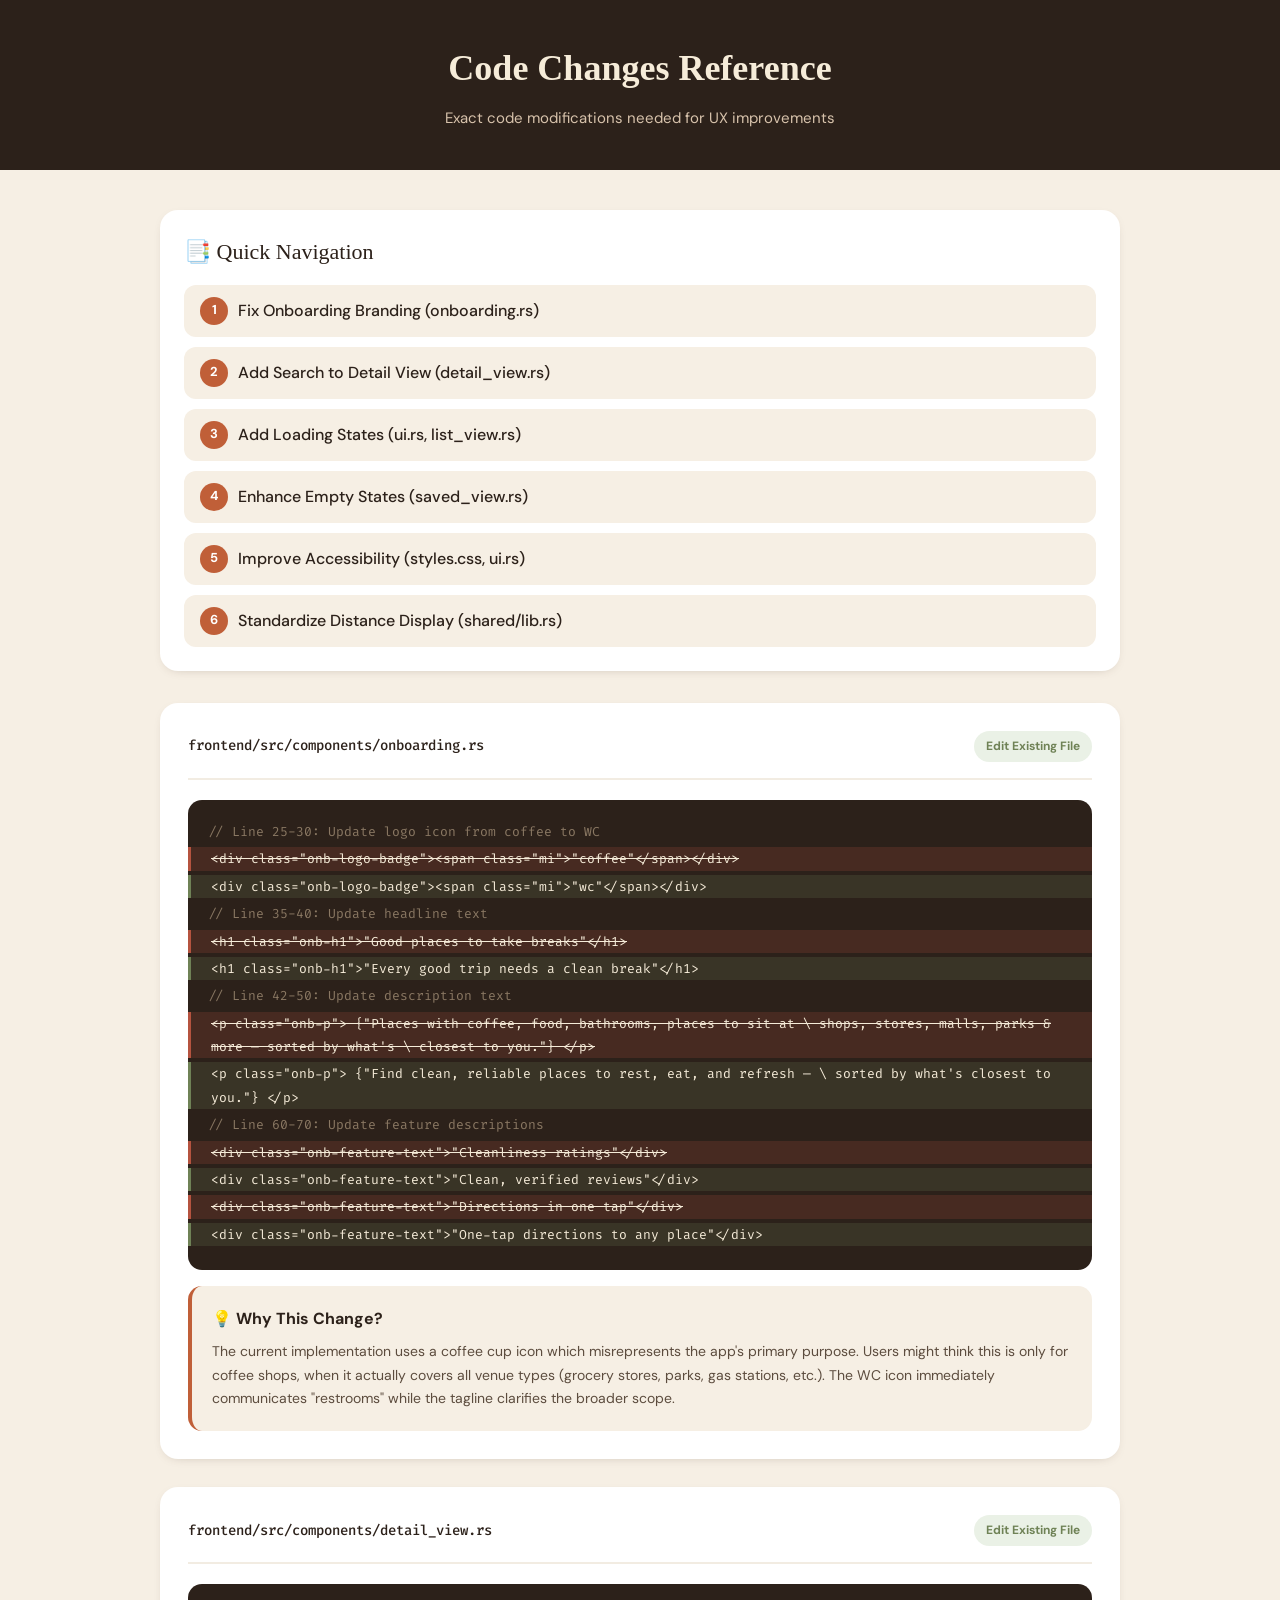
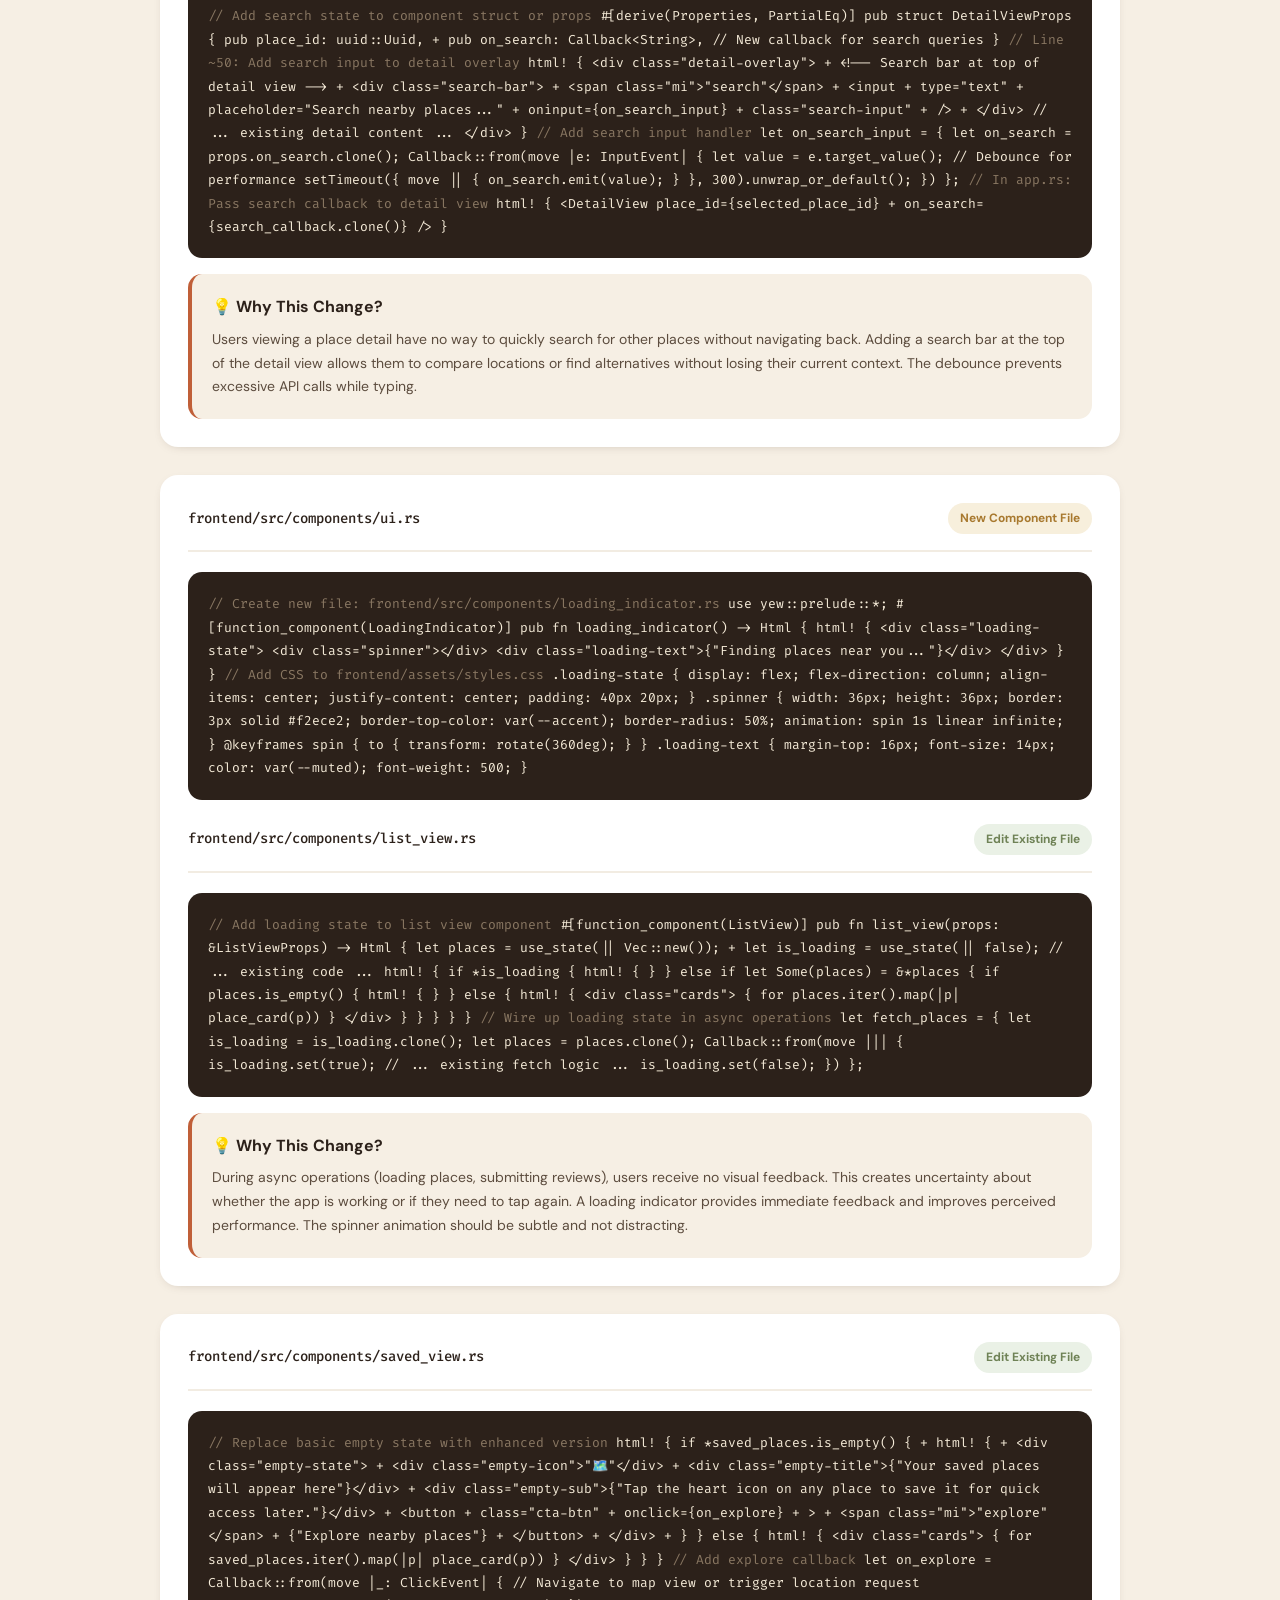
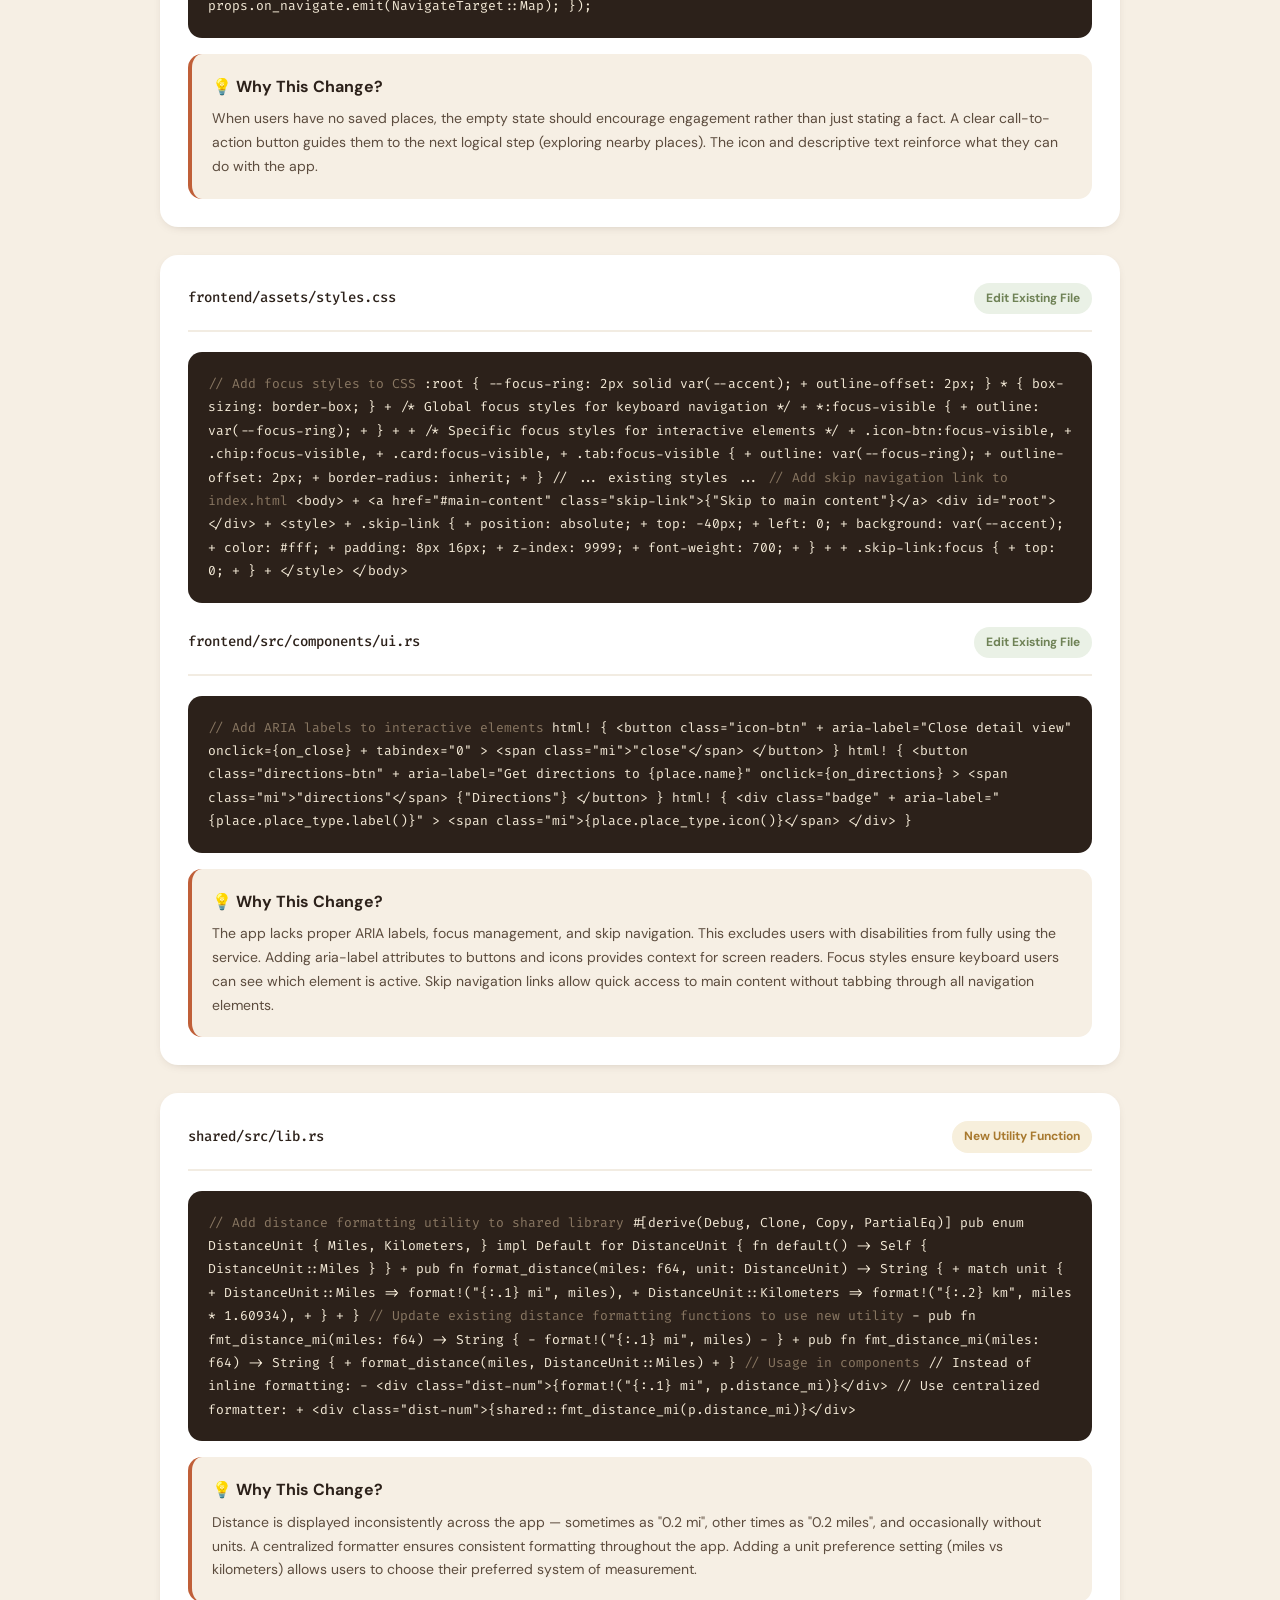
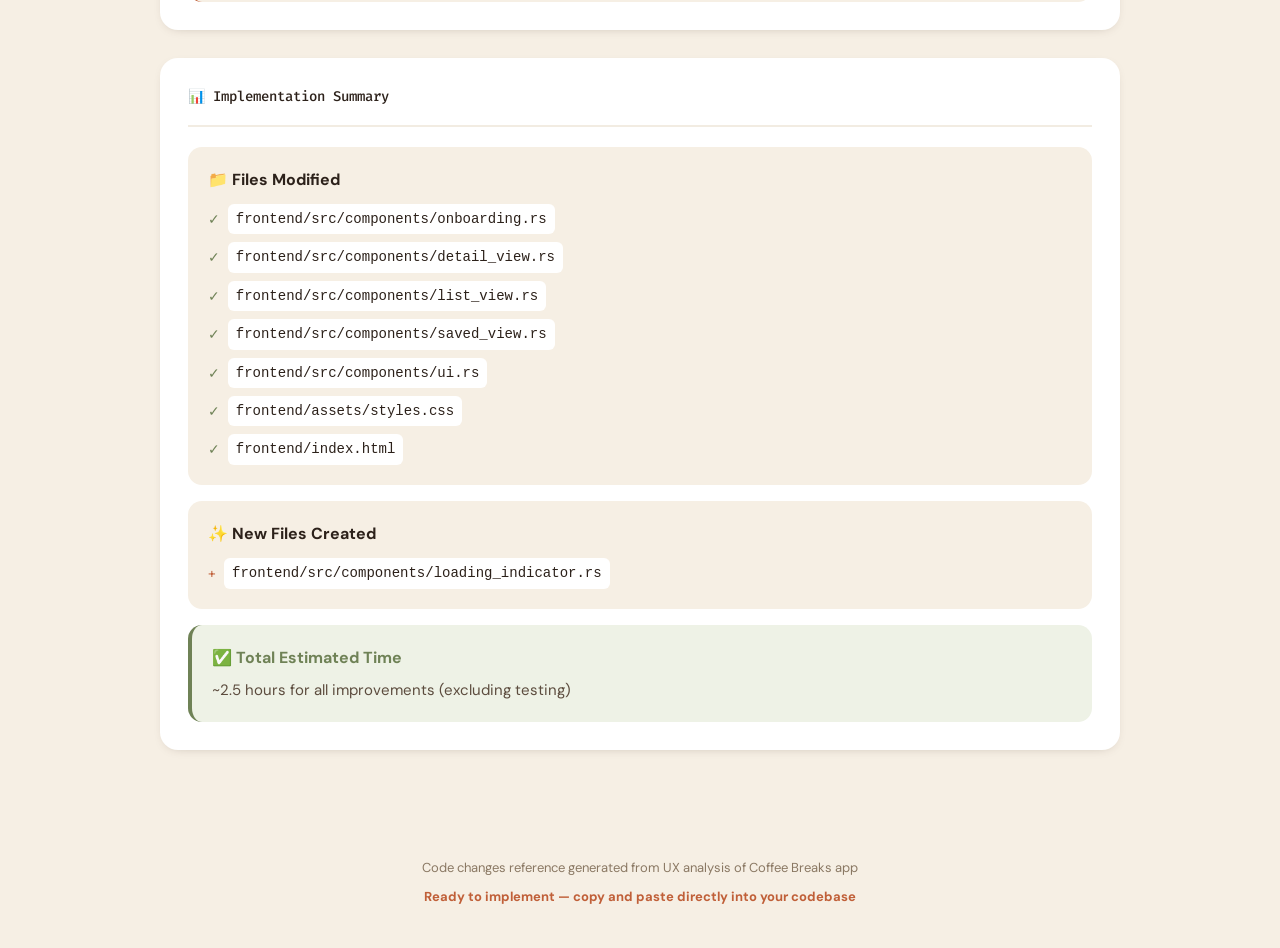
<file: frontend/public/ux-improvements-code-changes.html>
<!DOCTYPE html>
<html lang="en">
<head>
  <meta charset="UTF-8">
  <meta name="viewport" content="width=device-width, initial-scale=1.0">
  <title>Coffee Breaks — Code Changes Reference</title>
  <link rel="stylesheet" href="https://fonts.googleapis.com/css2?family=DM+Sans:wght@400;500;700&family=Fira+Code:wght@400;500&display=swap">
  <style>
    :root {
      --bg: #f6efe4;
      --ink: #2c211a;
      --muted: #8a7863;
      --accent: #c05f38;
      --green: #6f8256;
      --red: #b5533f;
    }
    
    * { box-sizing: border-box; margin: 0; padding: 0; }
    
    body {
      font-family: 'DM Sans', system-ui, sans-serif;
      background: var(--bg);
      color: var(--ink);
      line-height: 1.6;
    }
    
    .header {
      background: var(--ink);
      color: #f6ecd9;
      padding: 40px 20px;
      text-align: center;
    }
    
    .header h1 {
      font-family: 'Instrument Serif', serif;
      font-size: 36px;
      margin-bottom: 8px;
    }
    
    .header p {
      color: #d8c3ac;
      font-size: 15px;
    }
    
    .container {
      max-width: 1000px;
      margin: 0 auto;
      padding: 40px 20px;
    }
    
    .file-section {
      background: #fff;
      border-radius: 18px;
      padding: 28px;
      margin-bottom: 28px;
      box-shadow: 0 3px 12px -7px rgba(74, 53, 39, .4);
    }
    
    .file-header {
      display: flex;
      align-items: center;
      justify-content: space-between;
      margin-bottom: 20px;
      padding-bottom: 16px;
      border-bottom: 2px solid #f2ece2;
    }
    
    .file-path {
      font-family: 'Fira Code', monospace;
      font-size: 14px;
      color: var(--ink);
      font-weight: 500;
    }
    
    .change-type {
      padding: 6px 12px;
      border-radius: 999px;
      font-size: 12px;
      font-weight: 700;
    }
    
    .type-edit { background: #eaf1e6; color: var(--green); }
    .type-new { background: #f7efdc; color: #a8792f; }
    
    .code-block {
      background: #2c211a;
      color: #f6ecd9;
      border-radius: 14px;
      padding: 20px;
      font-family: 'Fira Code', monospace;
      font-size: 13px;
      line-height: 1.8;
      overflow-x: auto;
    }
    
    .code-add { background: rgba(111, 130, 86, 0.2); display: block; margin: 4px -20px; padding: 0 20px; border-left: 3px solid var(--green); }
    .code-remove { background: rgba(181, 83, 63, 0.2); display: block; margin: 4px -20px; padding: 0 20px; border-left: 3px solid var(--red); text-decoration: line-through; }
    .code-context { color: #8a7863; }
    
    .comment-block {
      background: #f6efe4;
      border-radius: 14px;
      padding: 20px;
      margin-top: 16px;
      border-left: 4px solid var(--accent);
    }
    
    .comment-title {
      font-weight: 700;
      color: var(--ink);
      margin-bottom: 8px;
      display: flex;
      align-items: center;
      gap: 8px;
    }
    
    .comment-text {
      font-size: 14px;
      color: #5c4c3e;
      line-height: 1.7;
    }
    
    .toc {
      background: #fff;
      border-radius: 18px;
      padding: 24px;
      margin-bottom: 32px;
      box-shadow: 0 3px 12px -7px rgba(74, 53, 39, .4);
    }
    
    .toc-title {
      font-family: 'Instrument Serif', serif;
      font-size: 22px;
      margin-bottom: 16px;
      color: var(--ink);
    }
    
    .toc-list {
      list-style: none;
      display: grid;
      gap: 10px;
    }
    
    .toc-item a {
      display: flex;
      align-items: center;
      gap: 10px;
      padding: 12px 16px;
      background: #f6efe4;
      border-radius: 12px;
      text-decoration: none;
      color: var(--ink);
      font-weight: 500;
      transition: all 0.2s;
    }
    
    .toc-item a:hover {
      background: #e7dccb;
      transform: translateX(4px);
    }
    
    .toc-number {
      width: 28px;
      height: 28px;
      background: var(--accent);
      color: #fff;
      border-radius: 50%;
      display: flex;
      align-items: center;
      justify-content: center;
      font-size: 13px;
      font-weight: 700;
    }
    
    .footer {
      text-align: center;
      padding: 40px 20px;
      color: var(--muted);
      font-size: 13px;
    }
  </style>
</head>
<body>
  <div class="header">
    <h1>Code Changes Reference</h1>
    <p>Exact code modifications needed for UX improvements</p>
  </div>
  
  <div class="container">
    <!-- Table of Contents -->
    <div class="toc">
      <div class="toc-title">📑 Quick Navigation</div>
      <ul class="toc-list">
        <li class="toc-item"><a href="#onboarding"><span class="toc-number">1</span> Fix Onboarding Branding (onboarding.rs)</a></li>
        <li class="toc-item"><a href="#detail-search"><span class="toc-number">2</span> Add Search to Detail View (detail_view.rs)</a></li>
        <li class="toc-item"><a href="#loading-state"><span class="toc-number">3</span> Add Loading States (ui.rs, list_view.rs)</a></li>
        <li class="toc-item"><a href="#empty-states"><span class="toc-number">4</span> Enhance Empty States (saved_view.rs)</a></li>
        <li class="toc-item"><a href="#accessibility"><span class="toc-number">5</span> Improve Accessibility (styles.css, ui.rs)</a></li>
        <li class="toc-item"><a href="#distance-formatting"><span class="toc-number">6</span> Standardize Distance Display (shared/lib.rs)</a></li>
      </ul>
    </div>
    
    <!-- Change 1: Onboarding -->
    <div id="onboarding" class="file-section">
      <div class="file-header">
        <span class="file-path">frontend/src/components/onboarding.rs</span>
        <span class="change-type type-edit">Edit Existing File</span>
      </div>
      
      <div class="code-block">
<span class="code-context">// Line 25-30: Update logo icon from coffee to WC</span>
<span class="code-remove">&lt;div class="onb-logo-badge"&gt;&lt;span class="mi"&gt;"coffee"&lt;/span&gt;&lt;/div&gt;</span>
<span class="code-add">&lt;div class="onb-logo-badge"&gt;&lt;span class="mi"&gt;"wc"&lt;/span&gt;&lt;/div&gt;</span>

<span class="code-context">// Line 35-40: Update headline text</span>
<span class="code-remove">&lt;h1 class="onb-h1"&gt;"Good places to take breaks"&lt;/h1&gt;</span>
<span class="code-add">&lt;h1 class="onb-h1"&gt;"Every good trip needs a clean break"&lt;/h1&gt;</span>

<span class="code-context">// Line 42-50: Update description text</span>
<span class="code-remove">&lt;p class="onb-p"&gt;
    {"Places with coffee, food, bathrooms, places to sit at \
      shops, stores, malls, parks & more — sorted by what's \
      closest to you."}
&lt;/p&gt;</span>
<span class="code-add">&lt;p class="onb-p"&gt;
    {"Find clean, reliable places to rest, eat, and refresh — \
     sorted by what's closest to you."}
&lt;/p&gt;</span>

<span class="code-context">// Line 60-70: Update feature descriptions</span>
<span class="code-remove">&lt;div class="onb-feature-text"&gt;"Cleanliness ratings"&lt;/div&gt;</span>
<span class="code-add">&lt;div class="onb-feature-text"&gt;"Clean, verified reviews"&lt;/div&gt;</span>

<span class="code-remove">&lt;div class="onb-feature-text"&gt;"Directions in one tap"&lt;/div&gt;</span>
<span class="code-add">&lt;div class="onb-feature-text"&gt;"One-tap directions to any place"&lt;/div&gt;</span>
      </div>
      
      <div class="comment-block">
        <div class="comment-title">💡 Why This Change?</div>
        <div class="comment-text">
          The current implementation uses a coffee cup icon which misrepresents the app's primary purpose. 
          Users might think this is only for coffee shops, when it actually covers all venue types (grocery stores, 
          parks, gas stations, etc.). The WC icon immediately communicates "restrooms" while the tagline clarifies 
          the broader scope.
        </div>
      </div>
    </div>
    
    <!-- Change 2: Detail View Search -->
    <div id="detail-search" class="file-section">
      <div class="file-header">
        <span class="file-path">frontend/src/components/detail_view.rs</span>
        <span class="change-type type-edit">Edit Existing File</span>
      </div>
      
      <div class="code-block">
<span class="code-context">// Add search state to component struct or props</span>
#[derive(Properties, PartialEq)]
pub struct DetailViewProps {
    pub place_id: uuid::Uuid,
+   pub on_search: Callback&lt;String&gt;,  // New callback for search queries
}

<span class="code-context">// Line ~50: Add search input to detail overlay</span>
html! {
    &lt;div class="detail-overlay"&gt;
+       &lt;!-- Search bar at top of detail view --&gt;
+       &lt;div class="search-bar"&gt;
+           &lt;span class="mi"&gt;"search"&lt;/span&gt;
+           &lt;input 
+               type="text" 
+               placeholder="Search nearby places..."
+               oninput={on_search_input}
+               class="search-input"
+           /&gt;
+       &lt;/div&gt;
        
        // ... existing detail content ...
    &lt;/div&gt;
}

<span class="code-context">// Add search input handler</span>
let on_search_input = {
    let on_search = props.on_search.clone();
    Callback::from(move |e: InputEvent| {
        let value = e.target_value();
        // Debounce for performance
        setTimeout({
            move || {
                on_search.emit(value);
            }
        }, 300).unwrap_or_default();
    })
};

<span class="code-context">// In app.rs: Pass search callback to detail view</span>
html! {
    &lt;DetailView 
        place_id={selected_place_id}
+       on_search={search_callback.clone()}
    /&gt;
}
      </div>
      
      <div class="comment-block">
        <div class="comment-title">💡 Why This Change?</div>
        <div class="comment-text">
          Users viewing a place detail have no way to quickly search for other places without navigating back. 
          Adding a search bar at the top of the detail view allows them to compare locations or find alternatives 
          without losing their current context. The debounce prevents excessive API calls while typing.
        </div>
      </div>
    </div>
    
    <!-- Change 3: Loading States -->
    <div id="loading-state" class="file-section">
      <div class="file-header">
        <span class="file-path">frontend/src/components/ui.rs</span>
        <span class="change-type type-new">New Component File</span>
      </div>
      
      <div class="code-block">
<span class="code-context">// Create new file: frontend/src/components/loading_indicator.rs</span>

use yew::prelude::*;

#[function_component(LoadingIndicator)]
pub fn loading_indicator() -&gt; Html {
    html! {
        &lt;div class="loading-state"&gt;
            &lt;div class="spinner"&gt;&lt;/div&gt;
            &lt;div class="loading-text"&gt;{"Finding places near you..."}&lt;/div&gt;
        &lt;/div&gt;
    }
}

<span class="code-context">// Add CSS to frontend/assets/styles.css</span>
.loading-state {
    display: flex;
    flex-direction: column;
    align-items: center;
    justify-content: center;
    padding: 40px 20px;
}

.spinner {
    width: 36px;
    height: 36px;
    border: 3px solid #f2ece2;
    border-top-color: var(--accent);
    border-radius: 50%;
    animation: spin 1s linear infinite;
}

@keyframes spin {
    to { transform: rotate(360deg); }
}

.loading-text {
    margin-top: 16px;
    font-size: 14px;
    color: var(--muted);
    font-weight: 500;
}
      </div>
      
      <div class="file-header" style="margin-top: 24px;">
        <span class="file-path">frontend/src/components/list_view.rs</span>
        <span class="change-type type-edit">Edit Existing File</span>
      </div>
      
      <div class="code-block">
<span class="code-context">// Add loading state to list view component</span>
#[function_component(ListView)]
pub fn list_view(props: &ListViewProps) -&gt; Html {
    let places = use_state(|| Vec::new());
+   let is_loading = use_state(|| false);
    
    // ... existing code ...
    
    html! {
        if *is_loading {
            html! { <LoadingIndicator /> }
        } else if let Some(places) = &*places {
            if places.is_empty() {
                html! { <EmptyState /> }
            } else {
                html! {
                    &lt;div class="cards"&gt;
                        { for places.iter().map(|p| place_card(p)) }
                    &lt;/div&gt;
                }
            }
        }
    }
}

<span class="code-context">// Wire up loading state in async operations</span>
let fetch_places = {
    let is_loading = is_loading.clone();
    let places = places.clone();
    Callback::from(move ||| {
        is_loading.set(true);
        // ... existing fetch logic ...
        is_loading.set(false);
    })
};
      </div>
      
      <div class="comment-block">
        <div class="comment-title">💡 Why This Change?</div>
        <div class="comment-text">
          During async operations (loading places, submitting reviews), users receive no visual feedback. 
          This creates uncertainty about whether the app is working or if they need to tap again. A loading 
          indicator provides immediate feedback and improves perceived performance. The spinner animation 
          should be subtle and not distracting.
        </div>
      </div>
    </div>
    
    <!-- Change 4: Empty States -->
    <div id="empty-states" class="file-section">
      <div class="file-header">
        <span class="file-path">frontend/src/components/saved_view.rs</span>
        <span class="change-type type-edit">Edit Existing File</span>
      </div>
      
      <div class="code-block">
<span class="code-context">// Replace basic empty state with enhanced version</span>
html! {
    if *saved_places.is_empty() {
+       html! {
+           &lt;div class="empty-state"&gt;
+               &lt;div class="empty-icon"&gt;"🗺️"&lt;/div&gt;
+               &lt;div class="empty-title"&gt;{"Your saved places will appear here"}&lt;/div&gt;
+               &lt;div class="empty-sub"&gt;{"Tap the heart icon on any place to save it for quick access later."}&lt;/div&gt;
+               &lt;button 
+                   class="cta-btn" 
+                   onclick={on_explore}
+               &gt;
+                   &lt;span class="mi"&gt;"explore"&lt;/span&gt;
+                   {"Explore nearby places"}
+               &lt;/button&gt;
+           &lt;/div&gt;
+       }
    } else {
        html! {
            &lt;div class="cards"&gt;
                { for saved_places.iter().map(|p| place_card(p)) }
            &lt;/div&gt;
        }
    }
}

<span class="code-context">// Add explore callback</span>
let on_explore = Callback::from(move |_: ClickEvent| {
    // Navigate to map view or trigger location request
    props.on_navigate.emit(NavigateTarget::Map);
});
      </div>
      
      <div class="comment-block">
        <div class="comment-title">💡 Why This Change?</div>
        <div class="comment-text">
          When users have no saved places, the empty state should encourage engagement rather than just 
          stating a fact. A clear call-to-action button guides them to the next logical step (exploring 
          nearby places). The icon and descriptive text reinforce what they can do with the app.
        </div>
      </div>
    </div>
    
    <!-- Change 5: Accessibility -->
    <div id="accessibility" class="file-section">
      <div class="file-header">
        <span class="file-path">frontend/assets/styles.css</span>
        <span class="change-type type-edit">Edit Existing File</span>
      </div>
      
      <div class="code-block">
<span class="code-context">// Add focus styles to CSS</span>

:root {
  --focus-ring: 2px solid var(--accent);
+ outline-offset: 2px;
}

* { box-sizing: border-box; }

+ /* Global focus styles for keyboard navigation */
+ *:focus-visible {
+   outline: var(--focus-ring);
+ }
+ 
+ /* Specific focus styles for interactive elements */
+ .icon-btn:focus-visible,
+ .chip:focus-visible,
+ .card:focus-visible,
+ .tab:focus-visible {
+   outline: var(--focus-ring);
+   outline-offset: 2px;
+   border-radius: inherit;
+ }

// ... existing styles ...

<span class="code-context">// Add skip navigation link to index.html</span>
&lt;body&gt;
+ &lt;a href="#main-content" class="skip-link"&gt;{"Skip to main content"}&lt;/a&gt;
  
  &lt;div id="root"&gt;&lt;/div&gt;
  
+ &lt;style&gt;
+ .skip-link {
+   position: absolute;
+   top: -40px;
+   left: 0;
+   background: var(--accent);
+   color: #fff;
+   padding: 8px 16px;
+   z-index: 9999;
+   font-weight: 700;
+ }
+ 
+ .skip-link:focus {
+   top: 0;
+ }
+ &lt;/style&gt;
&lt;/body&gt;
      </div>
      
      <div class="file-header" style="margin-top: 24px;">
        <span class="file-path">frontend/src/components/ui.rs</span>
        <span class="change-type type-edit">Edit Existing File</span>
      </div>
      
      <div class="code-block">
<span class="code-context">// Add ARIA labels to interactive elements</span>

html! {
    &lt;button 
        class="icon-btn"
+       aria-label="Close detail view"
        onclick={on_close}
+       tabindex="0"
    &gt;
        &lt;span class="mi"&gt;"close"&lt;/span&gt;
    &lt;/button&gt;
}

html! {
    &lt;button 
        class="directions-btn"
+       aria-label="Get directions to {place.name}"
        onclick={on_directions}
    &gt;
        &lt;span class="mi"&gt;"directions"&lt;/span&gt;
        {"Directions"}
    &lt;/button&gt;
}

html! {
    &lt;div 
        class="badge"
+       aria-label="{place.place_type.label()}"
    &gt;
        &lt;span class="mi"&gt;{place.place_type.icon()}&lt;/span&gt;
    &lt;/div&gt;
}
      </div>
      
      <div class="comment-block">
        <div class="comment-title">💡 Why This Change?</div>
        <div class="comment-text">
          The app lacks proper ARIA labels, focus management, and skip navigation. This excludes users with 
          disabilities from fully using the service. Adding aria-label attributes to buttons and icons provides 
          context for screen readers. Focus styles ensure keyboard users can see which element is active. Skip 
          navigation links allow quick access to main content without tabbing through all navigation elements.
        </div>
      </div>
    </div>
    
    <!-- Change 6: Distance Formatting -->
    <div id="distance-formatting" class="file-section">
      <div class="file-header">
        <span class="file-path">shared/src/lib.rs</span>
        <span class="change-type type-new">New Utility Function</span>
      </div>
      
      <div class="code-block">
<span class="code-context">// Add distance formatting utility to shared library</span>

#[derive(Debug, Clone, Copy, PartialEq)]
pub enum DistanceUnit {
    Miles,
    Kilometers,
}

impl Default for DistanceUnit {
    fn default() -&gt; Self {
        DistanceUnit::Miles
    }
}

+ pub fn format_distance(miles: f64, unit: DistanceUnit) -&gt; String {
+     match unit {
+         DistanceUnit::Miles =&gt; format!("{:.1} mi", miles),
+         DistanceUnit::Kilometers =&gt; format!("{:.2} km", miles * 1.60934),
+     }
+ }

<span class="code-context">// Update existing distance formatting functions to use new utility</span>

- pub fn fmt_distance_mi(miles: f64) -&gt; String {
-     format!("{:.1} mi", miles)
- }

+ pub fn fmt_distance_mi(miles: f64) -&gt; String {
+     format_distance(miles, DistanceUnit::Miles)
+ }

<span class="code-context">// Usage in components</span>
// Instead of inline formatting:
- &lt;div class="dist-num"&gt;{format!("{:.1} mi", p.distance_mi)}&lt;/div&gt;

// Use centralized formatter:
+ &lt;div class="dist-num"&gt;{shared::fmt_distance_mi(p.distance_mi)}&lt;/div&gt;
      </div>
      
      <div class="comment-block">
        <div class="comment-title">💡 Why This Change?</div>
        <div class="comment-text">
          Distance is displayed inconsistently across the app — sometimes as "0.2 mi", other times as 
          "0.2 miles", and occasionally without units. A centralized formatter ensures consistent formatting 
          throughout the app. Adding a unit preference setting (miles vs kilometers) allows users to choose 
          their preferred system of measurement.
        </div>
      </div>
    </div>
    
    <!-- Summary -->
    <div class="file-section">
      <div class="file-header">
        <span class="file-path">📊 Implementation Summary</span>
      </div>
      
      <div style="display: grid; gap: 16px;">
        <div style="background: #f6efe4; border-radius: 14px; padding: 20px;">
          <div style="font-weight: 700; margin-bottom: 12px; color: var(--ink);">📁 Files Modified</div>
          <ul style="list-style: none; display: grid; gap: 8px; font-size: 14px;">
            <li style="display: flex; align-items: center; gap: 8px;">
              <span style="color: var(--green);">✓</span>
              <code style="background: #fff; padding: 4px 8px; border-radius: 6px;">frontend/src/components/onboarding.rs</code>
            </li>
            <li style="display: flex; align-items: center; gap: 8px;">
              <span style="color: var(--green);">✓</span>
              <code style="background: #fff; padding: 4px 8px; border-radius: 6px;">frontend/src/components/detail_view.rs</code>
            </li>
            <li style="display: flex; align-items: center; gap: 8px;">
              <span style="color: var(--green);">✓</span>
              <code style="background: #fff; padding: 4px 8px; border-radius: 6px;">frontend/src/components/list_view.rs</code>
            </li>
            <li style="display: flex; align-items: center; gap: 8px;">
              <span style="color: var(--green);">✓</span>
              <code style="background: #fff; padding: 4px 8px; border-radius: 6px;">frontend/src/components/saved_view.rs</code>
            </li>
            <li style="display: flex; align-items: center; gap: 8px;">
              <span style="color: var(--green);">✓</span>
              <code style="background: #fff; padding: 4px 8px; border-radius: 6px;">frontend/src/components/ui.rs</code>
            </li>
            <li style="display: flex; align-items: center; gap: 8px;">
              <span style="color: var(--green);">✓</span>
              <code style="background: #fff; padding: 4px 8px; border-radius: 6px;">frontend/assets/styles.css</code>
            </li>
            <li style="display: flex; align-items: center; gap: 8px;">
              <span style="color: var(--green);">✓</span>
              <code style="background: #fff; padding: 4px 8px; border-radius: 6px;">frontend/index.html</code>
            </li>
          </ul>
        </div>
        
        <div style="background: #f6efe4; border-radius: 14px; padding: 20px;">
          <div style="font-weight: 700; margin-bottom: 12px; color: var(--ink);">✨ New Files Created</div>
          <ul style="list-style: none; display: grid; gap: 8px; font-size: 14px;">
            <li style="display: flex; align-items: center; gap: 8px;">
              <span style="color: var(--accent);">+</span>
              <code style="background: #fff; padding: 4px 8px; border-radius: 6px;">frontend/src/components/loading_indicator.rs</code>
            </li>
          </ul>
        </div>
        
        <div style="background: #eef2e6; border-radius: 14px; padding: 20px; border-left: 4px solid var(--green);">
          <div style="font-weight: 700; margin-bottom: 8px; color: var(--green);">✅ Total Estimated Time</div>
          <div style="font-size: 15px; color: #5c4c3e;">~2.5 hours for all improvements (excluding testing)</div>
        </div>
      </div>
    </div>
  </div>
  
  <div class="footer">
    <p>Code changes reference generated from UX analysis of Coffee Breaks app</p>
    <p style="margin-top: 8px; color: var(--accent); font-weight: 700;">Ready to implement — copy and paste directly into your codebase</p>
  </div>
</body>
</html>
</file>
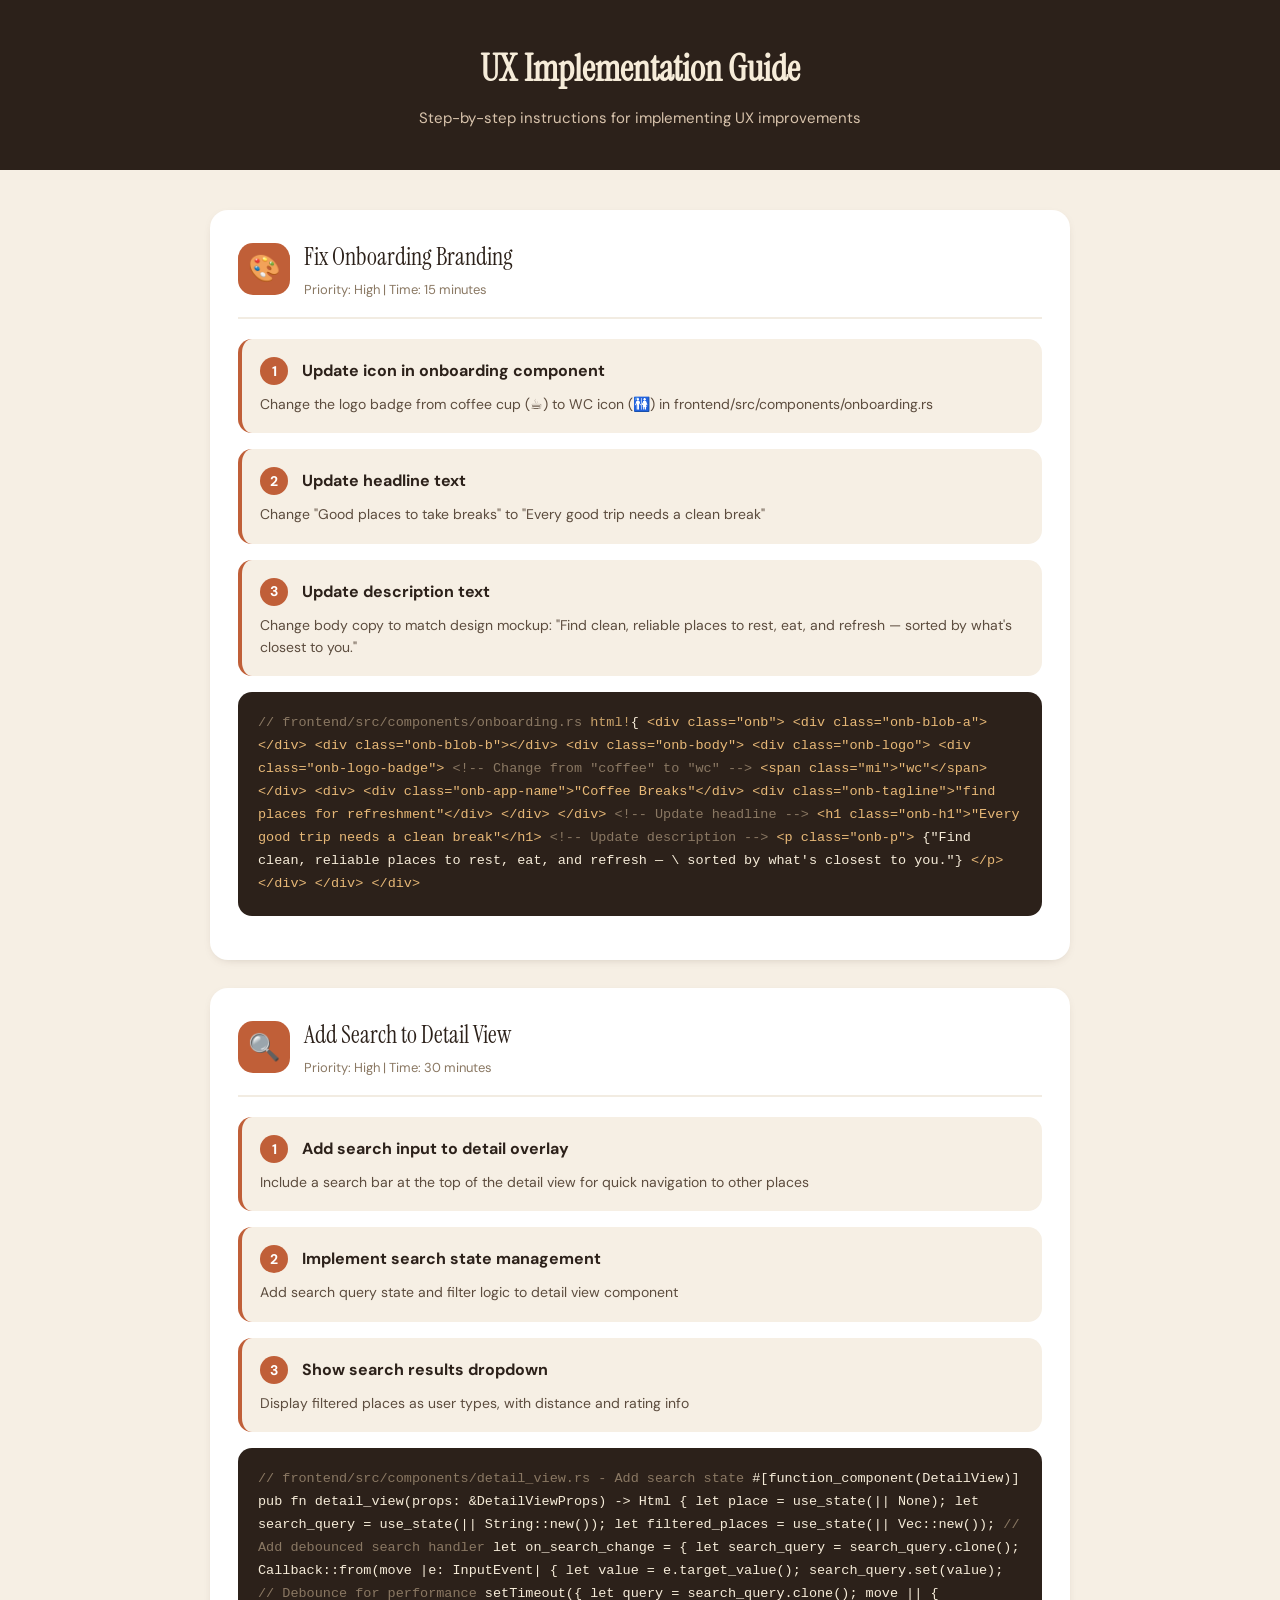
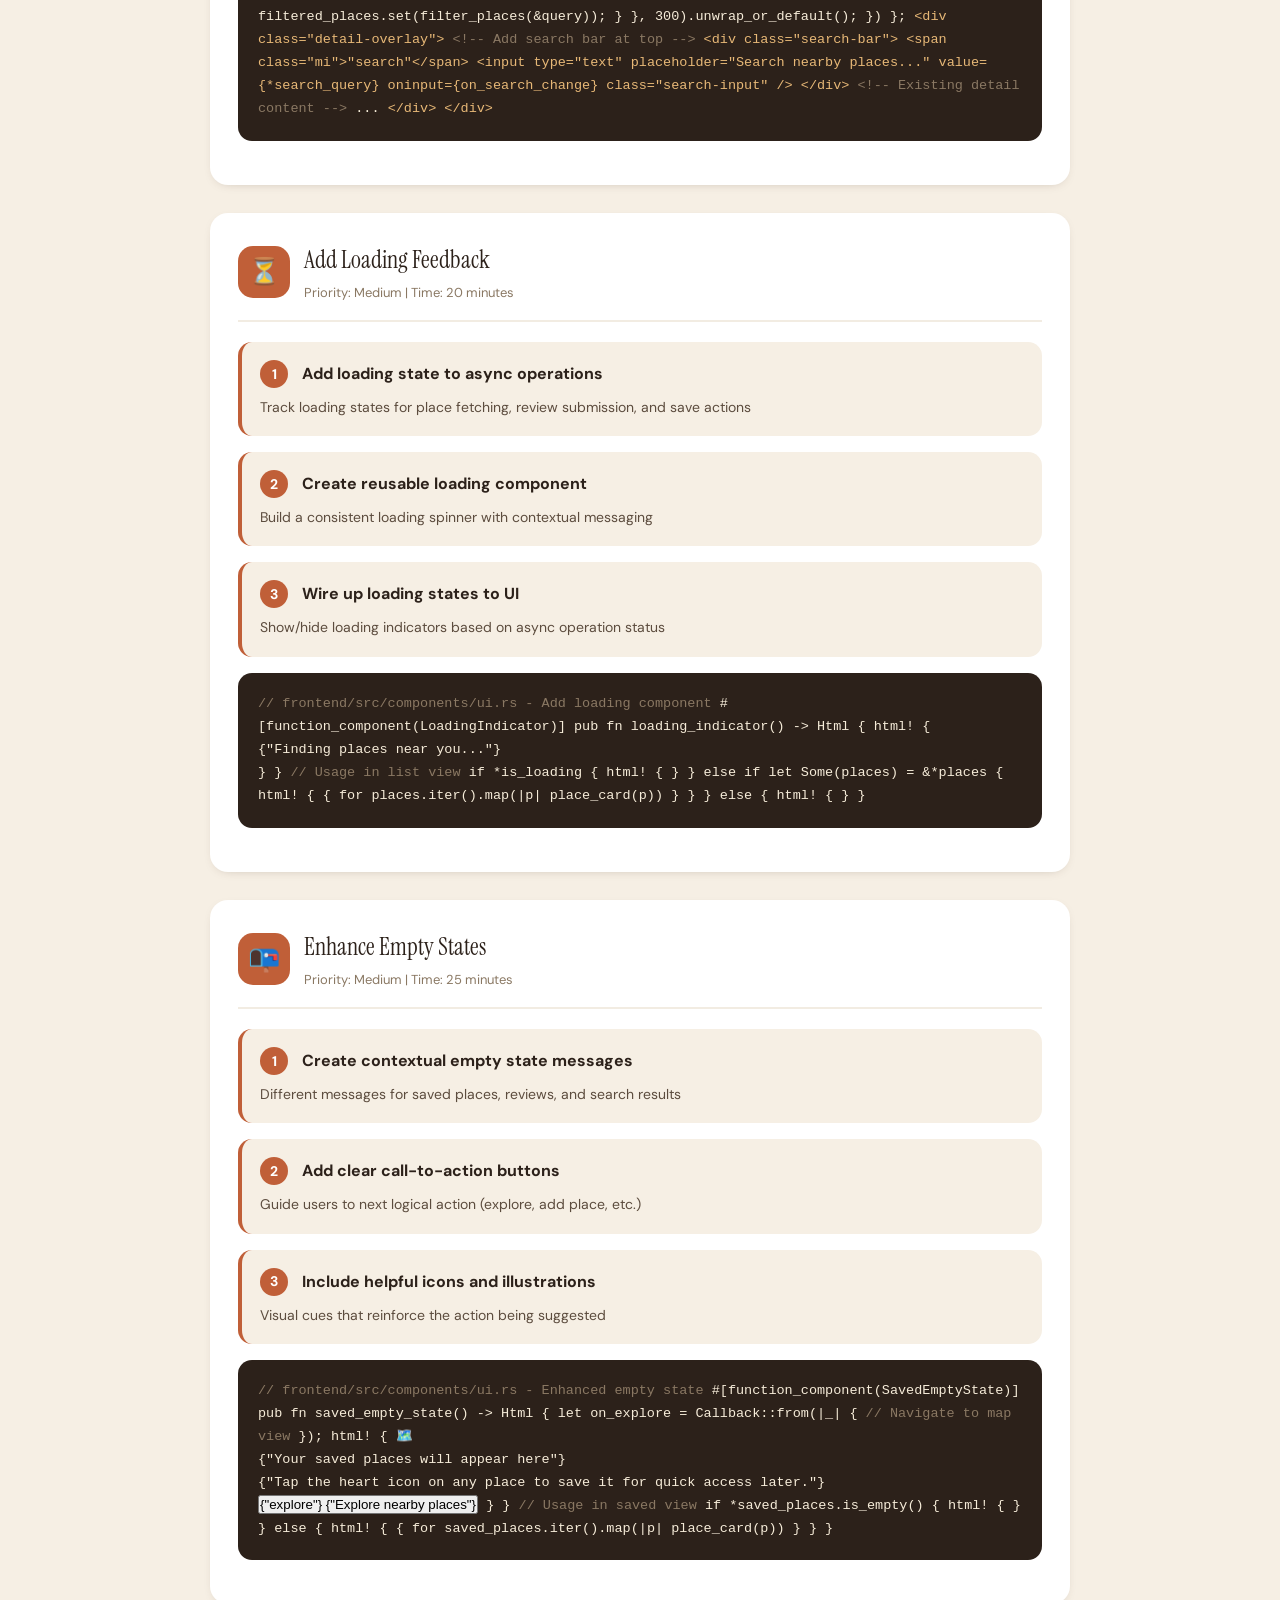
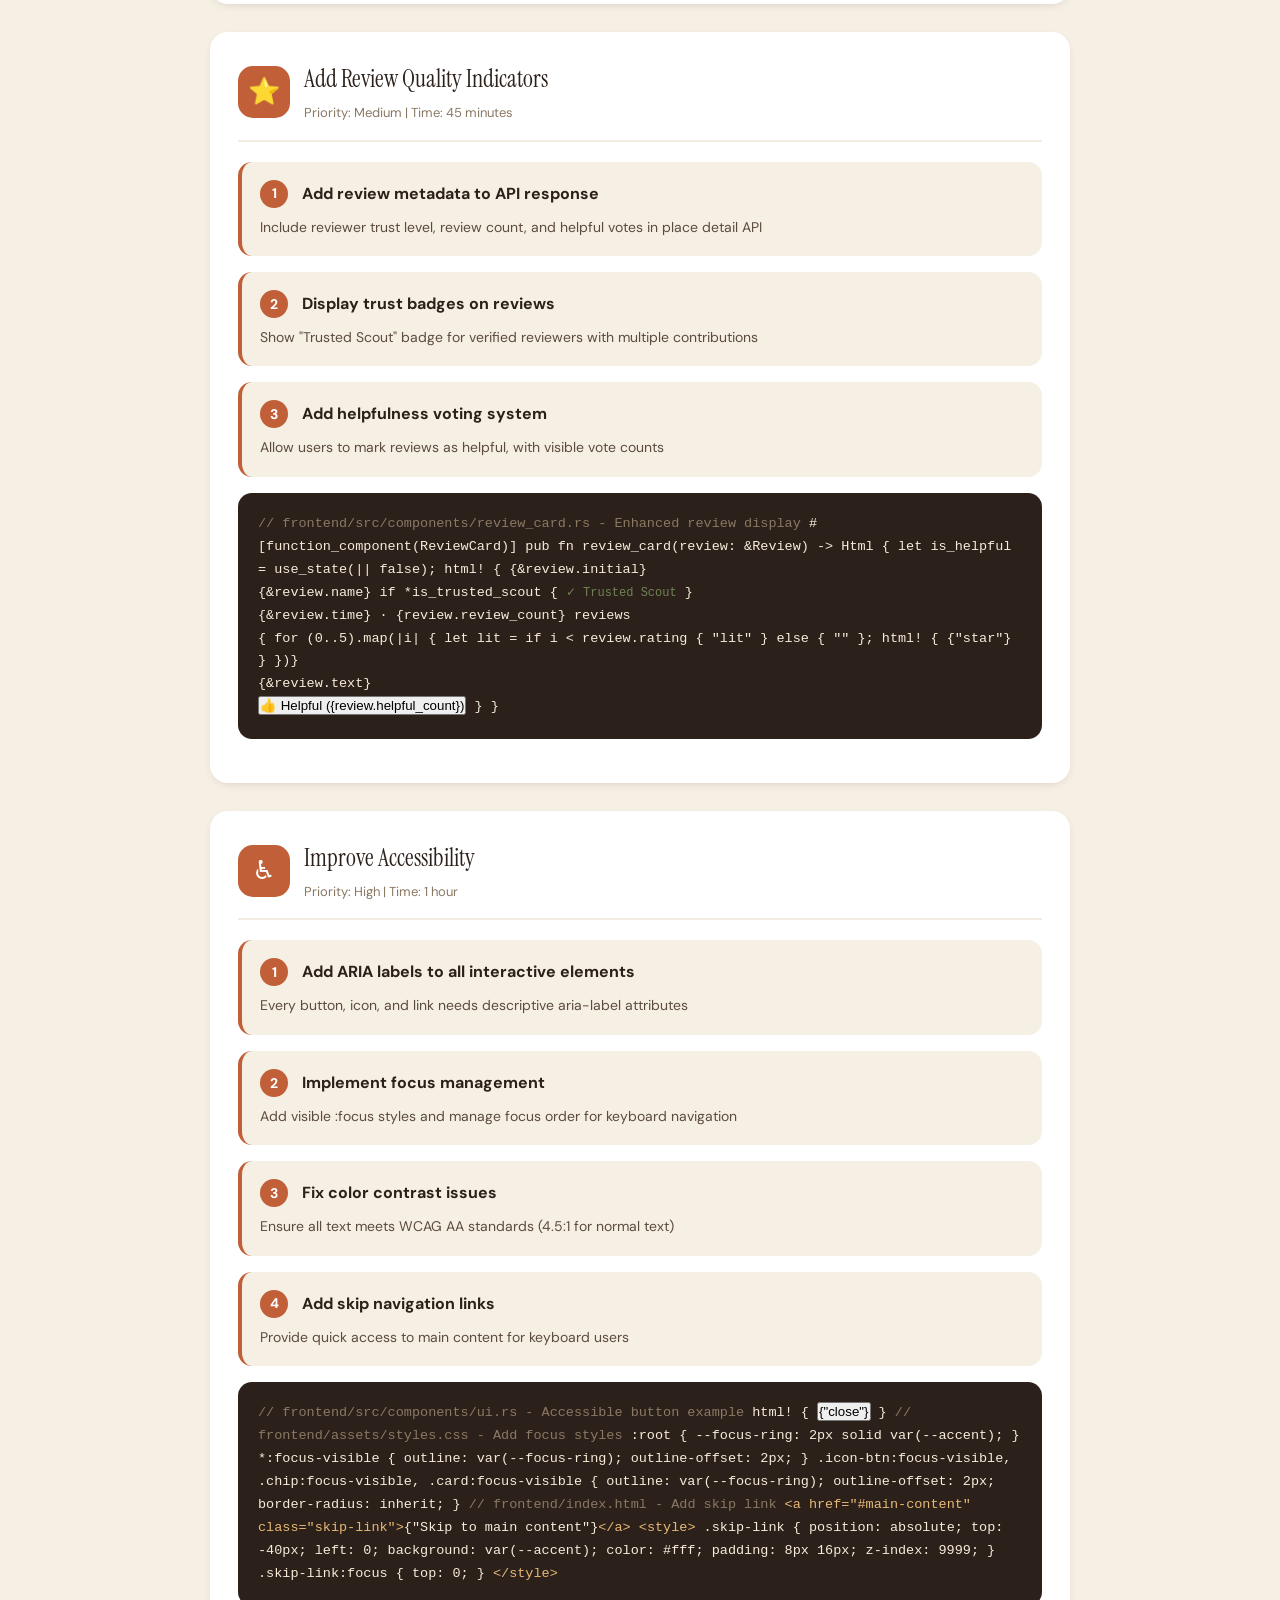
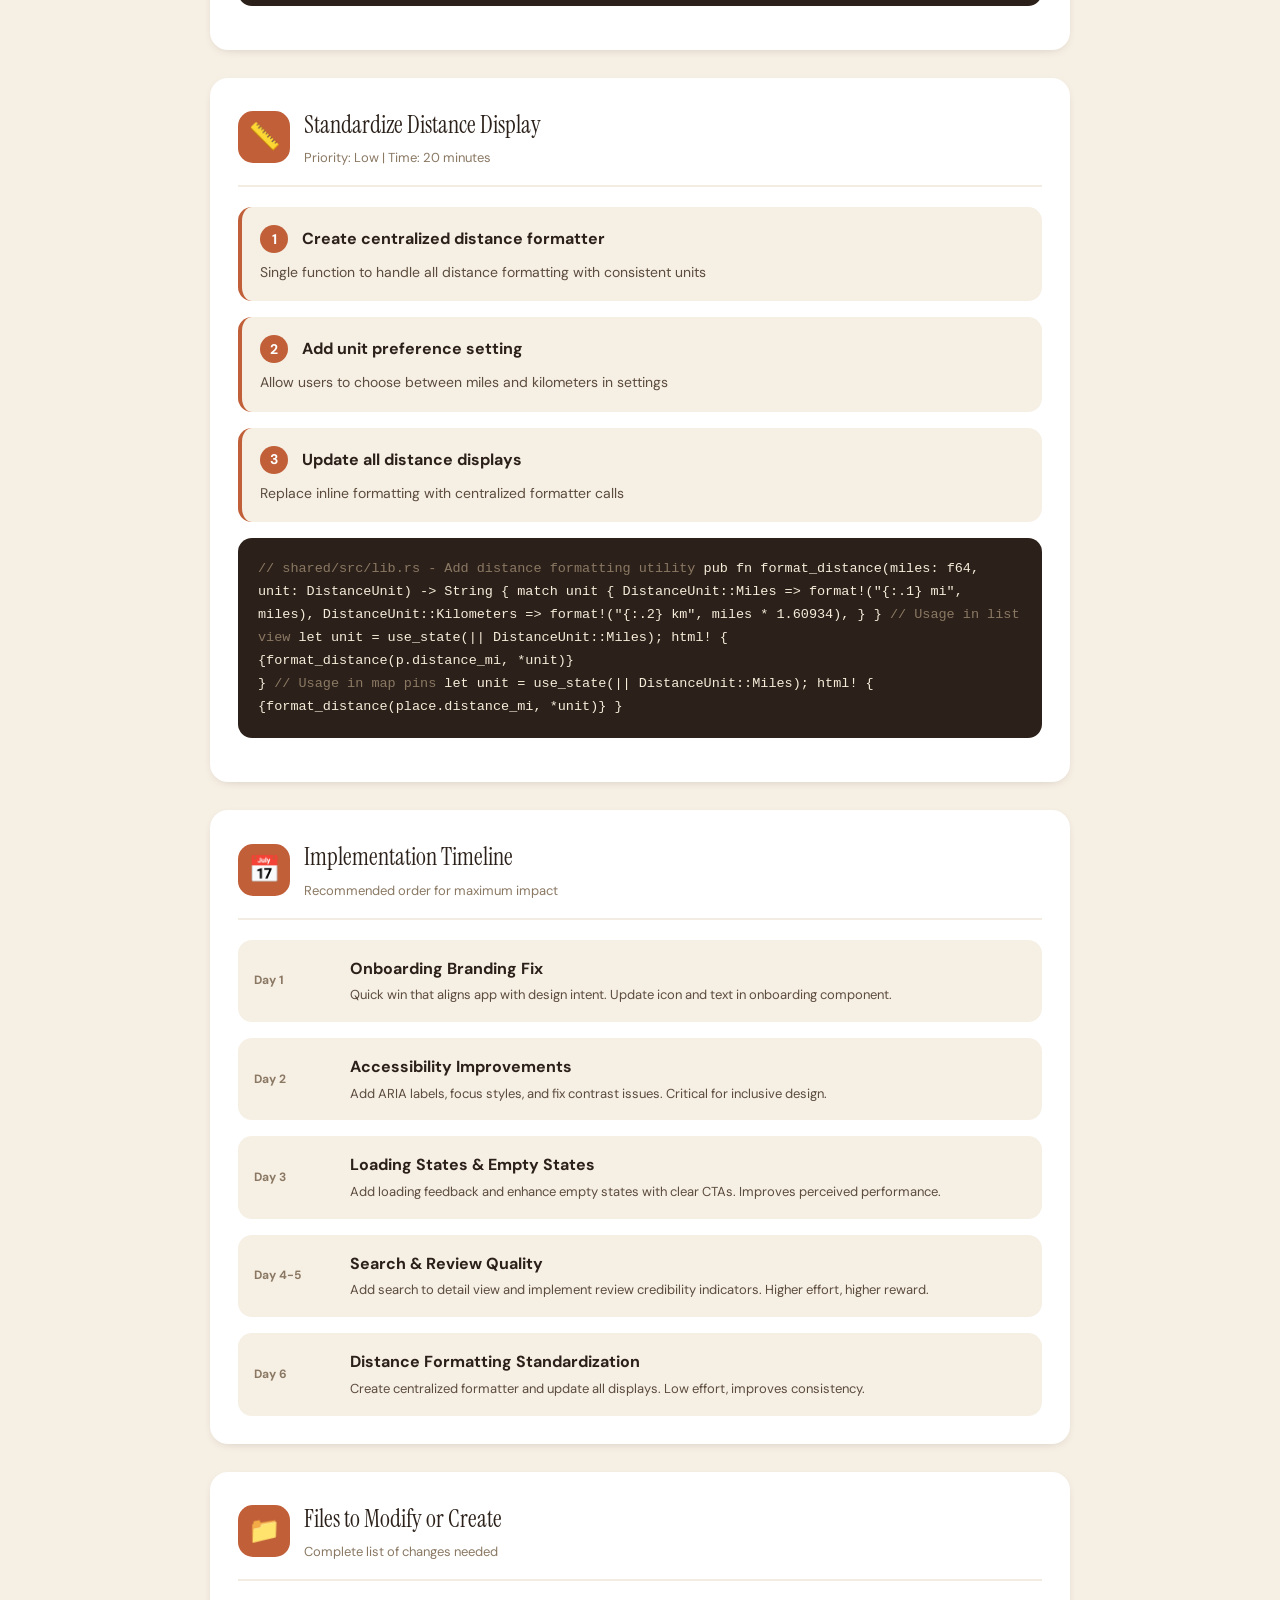
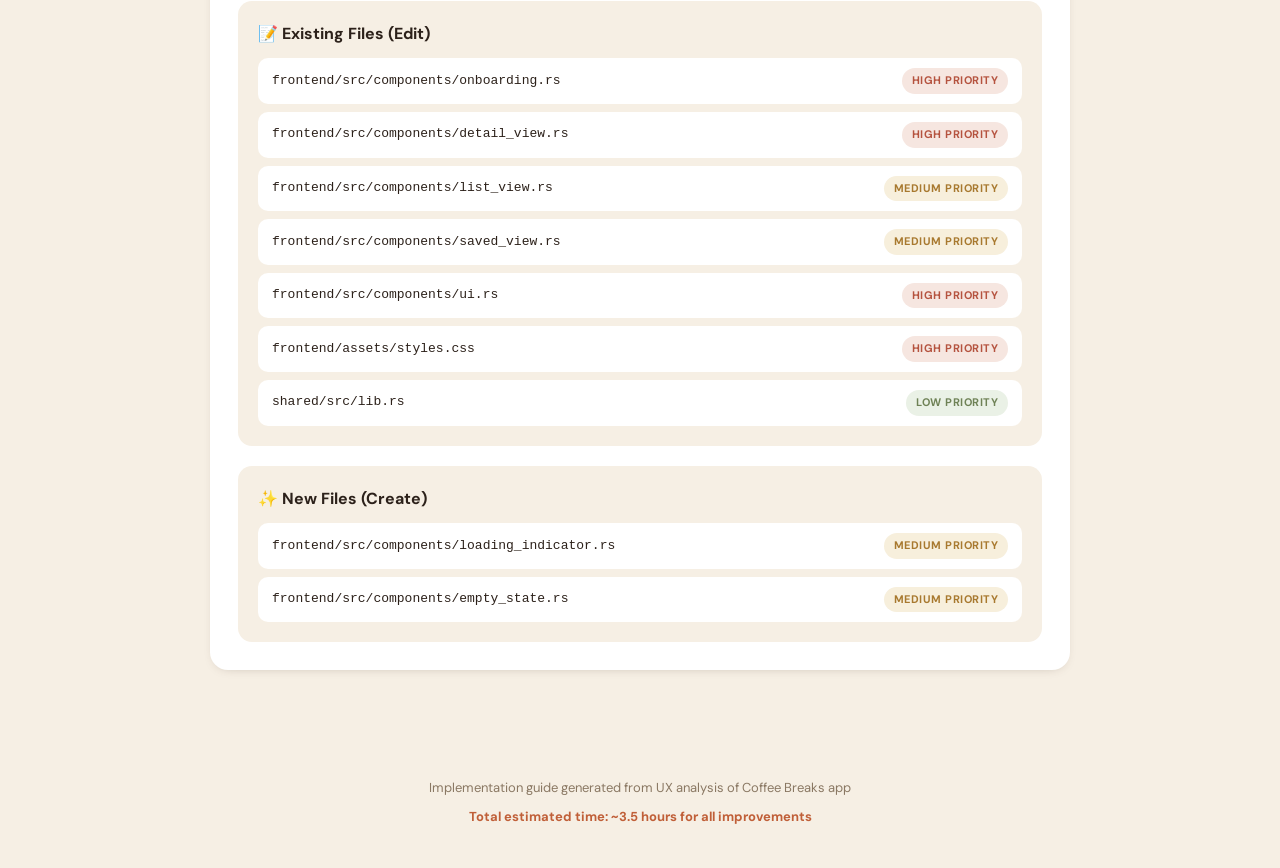
<file: frontend/public/ux-improvements-implementation.html>
<!DOCTYPE html>
<html lang="en">
<head>
  <meta charset="UTF-8">
  <meta name="viewport" content="width=device-width, initial-scale=1.0">
  <title>Coffee Breaks — UX Implementation Guide</title>
  <link rel="stylesheet" href="https://fonts.googleapis.com/css2?family=DM+Sans:wght@400;500;700&family=Instrument+Serif:wght@400&display=swap">
  <style>
    :root {
      --bg: #f6efe4;
      --ink: #2c211a;
      --muted: #8a7863;
      --accent: #c05f38;
      --green: #6f8256;
      --gold: #c9a26a;
    }
    
    * { box-sizing: border-box; margin: 0; padding: 0; }
    
    body {
      font-family: 'DM Sans', system-ui, sans-serif;
      background: var(--bg);
      color: var(--ink);
      line-height: 1.6;
    }
    
    .header {
      background: var(--ink);
      color: #f6ecd9;
      padding: 40px 20px;
      text-align: center;
    }
    
    .header h1 {
      font-family: 'Instrument Serif', serif;
      font-size: 36px;
      margin-bottom: 8px;
    }
    
    .header p {
      color: #d8c3ac;
      font-size: 15px;
    }
    
    .container {
      max-width: 900px;
      margin: 0 auto;
      padding: 40px 20px;
    }
    
    .section {
      background: #fff;
      border-radius: 18px;
      padding: 28px;
      margin-bottom: 28px;
      box-shadow: 0 3px 12px -7px rgba(74, 53, 39, .4);
    }
    
    .section-header {
      display: flex;
      align-items: center;
      gap: 14px;
      margin-bottom: 20px;
      padding-bottom: 16px;
      border-bottom: 2px solid #f2ece2;
    }
    
    .section-icon {
      width: 52px;
      height: 52px;
      border-radius: 15px;
      background: var(--accent);
      color: #fff;
      display: flex;
      align-items: center;
      justify-content: center;
      font-size: 26px;
    }
    
    .section-title {
      font-family: 'Instrument Serif', serif;
      font-size: 24px;
      color: var(--ink);
    }
    
    .section-subtitle {
      font-size: 13px;
      color: var(--muted);
      margin-top: 4px;
    }
    
    .code-block {
      background: #2c211a;
      color: #f6ecd9;
      border-radius: 14px;
      padding: 20px;
      font-family: 'Fira Code', monospace;
      font-size: 13.5px;
      line-height: 1.7;
      overflow-x: auto;
      margin: 16px 0;
    }
    
    .code-comment { color: #8a7863; }
    .code-keyword { color: #c9a26a; }
    .code-string { color: #e7b877; }
    .code-function { color: #8fc194; }
    
    .implementation-steps {
      display: grid;
      gap: 16px;
      margin-top: 20px;
    }
    
    .step {
      background: #f6efe4;
      border-radius: 14px;
      padding: 18px;
      border-left: 4px solid var(--accent);
    }
    
    .step-number {
      display: inline-flex;
      align-items: center;
      justify-content: center;
      width: 28px;
      height: 28px;
      background: var(--accent);
      color: #fff;
      border-radius: 50%;
      font-size: 14px;
      font-weight: 700;
      margin-right: 10px;
    }
    
    .step-title {
      font-weight: 700;
      color: var(--ink);
      display: inline;
    }
    
    .step-desc {
      font-size: 14px;
      color: #5c4c3e;
      margin-top: 8px;
      line-height: 1.6;
    }
    
    .file-list {
      background: #f6efe4;
      border-radius: 14px;
      padding: 20px;
      margin-top: 16px;
    }
    
    .file-title {
      font-weight: 700;
      color: var(--ink);
      margin-bottom: 12px;
      display: flex;
      align-items: center;
      gap: 8px;
    }
    
    .file-item {
      display: flex;
      align-items: center;
      justify-content: space-between;
      padding: 10px 14px;
      background: #fff;
      border-radius: 10px;
      margin-bottom: 8px;
    }
    
    .file-item:last-child { margin-bottom: 0; }
    
    .file-path {
      font-family: 'Fira Code', monospace;
      font-size: 13px;
      color: var(--ink);
    }
    
    .file-action {
      font-size: 12px;
      padding: 4px 10px;
      border-radius: 999px;
      font-weight: 600;
    }
    
    .action-edit { background: #eaf1e6; color: var(--green); }
    .action-new { background: #f7efdc; color: #a8792f; }
    
    .priority-badge {
      display: inline-flex;
      align-items: center;
      gap: 6px;
      padding: 4px 10px;
      border-radius: 999px;
      font-size: 11px;
      font-weight: 700;
      text-transform: uppercase;
      letter-spacing: 0.5px;
    }
    
    .priority-high { background: #f6e6e0; color: #b5533f; }
    .priority-medium { background: #f7efdc; color: #a8792f; }
    .priority-low { background: #eaf1e6; color: var(--green); }
    
    .timeline {
      display: grid;
      gap: 16px;
      margin-top: 20px;
    }
    
    .timeline-item {
      display: flex;
      align-items: center;
      gap: 16px;
      padding: 16px;
      background: #f6efe4;
      border-radius: 14px;
    }
    
    .timeline-date {
      font-size: 12px;
      color: var(--muted);
      font-weight: 700;
      min-width: 80px;
    }
    
    .timeline-content {
      flex: 1;
    }
    
    .timeline-title {
      font-weight: 700;
      color: var(--ink);
      margin-bottom: 4px;
    }
    
    .timeline-desc {
      font-size: 13px;
      color: #5c4c3e;
    }
    
    .footer {
      text-align: center;
      padding: 40px 20px;
      color: var(--muted);
      font-size: 13px;
    }
  </style>
</head>
<body>
  <div class="header">
    <h1>UX Implementation Guide</h1>
    <p>Step-by-step instructions for implementing UX improvements</p>
  </div>
  
  <div class="container">
    <!-- Section 1: Onboarding Fix -->
    <div class="section">
      <div class="section-header">
        <div class="section-icon">🎨</div>
        <div>
          <div class="section-title">Fix Onboarding Branding</div>
          <div class="section-subtitle">Priority: High | Time: 15 minutes</div>
        </div>
      </div>
      
      <div class="implementation-steps">
        <div class="step">
          <span class="step-number">1</span>
          <span class="step-title">Update icon in onboarding component</span>
          <div class="step-desc">Change the logo badge from coffee cup (☕) to WC icon (🚻) in frontend/src/components/onboarding.rs</div>
        </div>
        
        <div class="step">
          <span class="step-number">2</span>
          <span class="step-title">Update headline text</span>
          <div class="step-desc">Change "Good places to take breaks" to "Every good trip needs a clean break"</div>
        </div>
        
        <div class="step">
          <span class="step-number">3</span>
          <span class="step-title">Update description text</span>
          <div class="step-desc">Change body copy to match design mockup: "Find clean, reliable places to rest, eat, and refresh — sorted by what's closest to you."</div>
        </div>
      </div>
      
      <div class="code-block">
<span class="code-comment">// frontend/src/components/onboarding.rs</span>

<span class="code-keyword">html!</span>{
    <span class="code-string">&lt;div class="onb"&gt;</span>
        <span class="code-string">&lt;div class="onb-blob-a"&gt;&lt;/div&gt;</span>
        <span class="code-string">&lt;div class="onb-blob-b"&gt;&lt;/div&gt;</span>
        <span class="code-string">&lt;div class="onb-body"&gt;</span>
            <span class="code-string">&lt;div class="onb-logo"&gt;</span>
                <span class="code-string">&lt;div class="onb-logo-badge"&gt;</span>
                    <span class="code-comment">&lt;!-- Change from "coffee" to "wc" --&gt;</span>
                    <span class="code-string">&lt;span class="mi"&gt;"wc"&lt;/span&gt;</span>
                <span class="code-string">&lt;/div&gt;</span>
                <span class="code-string">&lt;div&gt;</span>
                    <span class="code-string">&lt;div class="onb-app-name"&gt;"Coffee Breaks"&lt;/div&gt;</span>
                    <span class="code-string">&lt;div class="onb-tagline"&gt;"find places for refreshment"&lt;/div&gt;</span>
                <span class="code-string">&lt;/div&gt;</span>
            <span class="code-string">&lt;/div&gt;</span>
            
            <span class="code-comment">&lt;!-- Update headline --&gt;</span>
            <span class="code-string">&lt;h1 class="onb-h1"&gt;"Every good trip needs a clean break"&lt;/h1&gt;</span>
            
            <span class="code-comment">&lt;!-- Update description --&gt;</span>
            <span class="code-string">&lt;p class="onb-p"&gt;</span>
                {"Find clean, reliable places to rest, eat, and refresh — \
                 sorted by what's closest to you."}
            <span class="code-string">&lt;/p&gt;</span>
        <span class="code-string">&lt;/div&gt;</span>
    <span class="code-string">&lt;/div&gt;</span>
<span class="code-string">&lt;/div&gt;</span>
      </div>
    </div>
    
    <!-- Section 2: Add Search to Detail View -->
    <div class="section">
      <div class="section-header">
        <div class="section-icon">🔍</div>
        <div>
          <div class="section-title">Add Search to Detail View</div>
          <div class="section-subtitle">Priority: High | Time: 30 minutes</div>
        </div>
      </div>
      
      <div class="implementation-steps">
        <div class="step">
          <span class="step-number">1</span>
          <span class="step-title">Add search input to detail overlay</span>
          <div class="step-desc">Include a search bar at the top of the detail view for quick navigation to other places</div>
        </div>
        
        <div class="step">
          <span class="step-number">2</span>
          <span class="step-title">Implement search state management</span>
          <div class="step-desc">Add search query state and filter logic to detail view component</div>
        </div>
        
        <div class="step">
          <span class="step-number">3</span>
          <span class="step-title">Show search results dropdown</span>
          <div class="step-desc">Display filtered places as user types, with distance and rating info</div>
        </div>
      </div>
      
      <div class="code-block">
<span class="code-comment">// frontend/src/components/detail_view.rs - Add search state</span>

#[function_component(DetailView)]
pub fn detail_view(props: &DetailViewProps) -> Html {
    let place = use_state(|| None);
    let search_query = use_state(|| String::new());
    let filtered_places = use_state(|| Vec::new());
    
    <span class="code-comment">// Add debounced search handler</span>
    let on_search_change = {
        let search_query = search_query.clone();
        Callback::from(move |e: InputEvent| {
            let value = e.target_value();
            search_query.set(value);
            <span class="code-comment">// Debounce for performance</span>
            setTimeout({
                let query = search_query.clone();
                move || {
                    filtered_places.set(filter_places(&query));
                }
            }, 300).unwrap_or_default();
        })
    };
    
    <span class="code-string">&lt;div class="detail-overlay"&gt;</span>
        <span class="code-comment">&lt;!-- Add search bar at top --&gt;</span>
        <span class="code-string">&lt;div class="search-bar"&gt;</span>
            <span class="code-string">&lt;span class="mi"&gt;"search"&lt;/span&gt;</span>
            <span class="code-string">&lt;input 
                type="text" 
                placeholder="Search nearby places..."
                value={*search_query}
                oninput={on_search_change}
                class="search-input"
            /&gt;</span>
        <span class="code-string">&lt;/div&gt;</span>
        
        <span class="code-comment">&lt;!-- Existing detail content --&gt;</span>
        ...
    <span class="code-string">&lt;/div&gt;</span>
<span class="code-string">&lt;/div&gt;</span>
      </div>
    </div>
    
    <!-- Section 3: Add Loading States -->
    <div class="section">
      <div class="section-header">
        <div class="section-icon">⏳</div>
        <div>
          <div class="section-title">Add Loading Feedback</div>
          <div class="section-subtitle">Priority: Medium | Time: 20 minutes</div>
        </div>
      </div>
      
      <div class="implementation-steps">
        <div class="step">
          <span class="step-number">1</span>
          <span class="step-title">Add loading state to async operations</span>
          <div class="step-desc">Track loading states for place fetching, review submission, and save actions</div>
        </div>
        
        <div class="step">
          <span class="step-number">2</span>
          <span class="step-title">Create reusable loading component</span>
          <div class="step-desc">Build a consistent loading spinner with contextual messaging</div>
        </div>
        
        <div class="step">
          <span class="step-number">3</span>
          <span class="step-title">Wire up loading states to UI</span>
          <div class="step-desc">Show/hide loading indicators based on async operation status</div>
        </div>
      </div>
      
      <div class="code-block">
<span class="code-comment">// frontend/src/components/ui.rs - Add loading component</span>

#[function_component(LoadingIndicator)]
pub fn loading_indicator() -> Html {
    html! {
        <span class="loading-state">
            <span class="spinner"></span>
            <div class="loading-text">{"Finding places near you..."}</div>
        </span>
    }
}

<span class="code-comment">// Usage in list view</span>
if *is_loading {
    html! { <LoadingIndicator /> }
} else if let Some(places) = &*places {
    html! {
        <span class="cards">
            { for places.iter().map(|p| place_card(p)) }
        </span>
    }
} else {
    html! { <EmptyState /> }
}
      </div>
    </div>
    
    <!-- Section 4: Improve Empty States -->
    <div class="section">
      <div class="section-header">
        <div class="section-icon">📭</div>
        <div>
          <div class="section-title">Enhance Empty States</div>
          <div class="section-subtitle">Priority: Medium | Time: 25 minutes</div>
        </div>
      </div>
      
      <div class="implementation-steps">
        <div class="step">
          <span class="step-number">1</span>
          <span class="step-title">Create contextual empty state messages</span>
          <div class="step-desc">Different messages for saved places, reviews, and search results</div>
        </div>
        
        <div class="step">
          <span class="step-number">2</span>
          <span class="step-title">Add clear call-to-action buttons</span>
          <div class="step-desc">Guide users to next logical action (explore, add place, etc.)</div>
        </div>
        
        <div class="step">
          <span class="step-number">3</span>
          <span class="step-title">Include helpful icons and illustrations</span>
          <div class="step-desc">Visual cues that reinforce the action being suggested</div>
        </div>
      </div>
      
      <div class="code-block">
<span class="code-comment">// frontend/src/components/ui.rs - Enhanced empty state</span>

#[function_component(SavedEmptyState)]
pub fn saved_empty_state() -> Html {
    let on_explore = Callback::from(|_| {
        <span class="code-comment">// Navigate to map view</span>
    });
    
    html! {
        <span class="empty-state">
            <span class="empty-icon">🗺️</span>
            <div class="empty-title">{"Your saved places will appear here"}</div>
            <div class="empty-sub">{"Tap the heart icon on any place to save it for quick access later."}</div>
            <button 
                class="cta-btn" 
                onclick={on_explore}
            >
                <span class="mi">{"explore"}</span>
                {"Explore nearby places"}
            </button>
        </span>
    }
}

<span class="code-comment">// Usage in saved view</span>
if *saved_places.is_empty() {
    html! { <SavedEmptyState /> }
} else {
    html! {
        <span class="cards">
            { for saved_places.iter().map(|p| place_card(p)) }
        </span>
    }
}
      </div>
    </div>
    
    <!-- Section 5: Review Quality Indicators -->
    <div class="section">
      <div class="section-header">
        <div class="section-icon">⭐</div>
        <div>
          <div class="section-title">Add Review Quality Indicators</div>
          <div class="section-subtitle">Priority: Medium | Time: 45 minutes</div>
        </div>
      </div>
      
      <div class="implementation-steps">
        <div class="step">
          <span class="step-number">1</span>
          <span class="step-title">Add review metadata to API response</span>
          <div class="step-desc">Include reviewer trust level, review count, and helpful votes in place detail API</div>
        </div>
        
        <div class="step">
          <span class="step-number">2</span>
          <span class="step-title">Display trust badges on reviews</span>
          <div class="step-desc">Show "Trusted Scout" badge for verified reviewers with multiple contributions</div>
        </div>
        
        <div class="step">
          <span class="step-number">3</span>
          <span class="step-title">Add helpfulness voting system</span>
          <div class="step-desc">Allow users to mark reviews as helpful, with visible vote counts</div>
        </div>
      </div>
      
      <div class="code-block">
<span class="code-comment">// frontend/src/components/review_card.rs - Enhanced review display</span>

#[function_component(ReviewCard)]
pub fn review_card(review: &Review) -> Html {
    let is_helpful = use_state(|| false);
    
    html! {
        <span class="review-card">
            <span class="review-top">
                <span class="avatar">{&review.initial}</span>
                <span class="review-who">
                    <div class="review-name">
                        {&review.name}
                        if *is_trusted_scout {
                            <span style="color: var(--green); font-size: 12px;">✓ Trusted Scout</span>
                        }
                    </div>
                    <div class="review-time">{&review.time} · {review.review_count} reviews</div>
                </span>
            </span>
            
            <span class="stars">
                { for (0..5).map(|i| {
                    let lit = if i < review.rating { "lit" } else { "" };
                    html! { <span class={format!("mi {}", lit)}>{"star"}</span> }
                })}
            </span>
            
            <div class="review-text">{&review.text}</div>
            
            <span class="review-actions">
                <button 
                    class={if *is_helpful { "helpful-btn active" } else { "helpful-btn" }}
                    onclick={on_helpful_click}
                >
                    👍 Helpful ({review.helpful_count})
                </button>
            </span>
        </span>
    }
}
      </div>
    </div>
    
    <!-- Section 6: Accessibility -->
    <div class="section">
      <div class="section-header">
        <div class="section-icon">♿</div>
        <div>
          <div class="section-title">Improve Accessibility</div>
          <div class="section-subtitle">Priority: High | Time: 1 hour</div>
        </div>
      </div>
      
      <div class="implementation-steps">
        <div class="step">
          <span class="step-number">1</span>
          <span class="step-title">Add ARIA labels to all interactive elements</span>
          <div class="step-desc">Every button, icon, and link needs descriptive aria-label attributes</div>
        </div>
        
        <div class="step">
          <span class="step-number">2</span>
          <span class="step-title">Implement focus management</span>
          <div class="step-desc">Add visible :focus styles and manage focus order for keyboard navigation</div>
        </div>
        
        <div class="step">
          <span class="step-number">3</span>
          <span class="step-title">Fix color contrast issues</span>
          <div class="step-desc">Ensure all text meets WCAG AA standards (4.5:1 for normal text)</div>
        </div>
        
        <div class="step">
          <span class="step-number">4</span>
          <span class="step-title">Add skip navigation links</span>
          <div class="step-desc">Provide quick access to main content for keyboard users</div>
        </div>
      </div>
      
      <div class="code-block">
<span class="code-comment">// frontend/src/components/ui.rs - Accessible button example</span>

html! {
    <button 
        class="icon-btn"
        aria-label="Close detail view"
        onclick={on_close}
        tabindex="0"
    >
        <span class="mi">{"close"}</span>
    </button>
}

<span class="code-comment">// frontend/assets/styles.css - Add focus styles</span>

:root {
  --focus-ring: 2px solid var(--accent);
}

*:focus-visible {
  outline: var(--focus-ring);
  outline-offset: 2px;
}

.icon-btn:focus-visible,
.chip:focus-visible,
.card:focus-visible {
  outline: var(--focus-ring);
  outline-offset: 2px;
  border-radius: inherit;
}

<span class="code-comment">// frontend/index.html - Add skip link</span>

<span class="code-string">&lt;a href="#main-content" class="skip-link"&gt;</span>{"Skip to main content"}<span class="code-string">&lt;/a&gt;</span>

<span class="code-string">&lt;style&gt;</span>
.skip-link {
  position: absolute;
  top: -40px;
  left: 0;
  background: var(--accent);
  color: #fff;
  padding: 8px 16px;
  z-index: 9999;
}

.skip-link:focus {
  top: 0;
}
<span class="code-string">&lt;/style&gt;</span>
      </div>
    </div>
    
    <!-- Section 7: Distance Formatting -->
    <div class="section">
      <div class="section-header">
        <div class="section-icon">📏</div>
        <div>
          <div class="section-title">Standardize Distance Display</div>
          <div class="section-subtitle">Priority: Low | Time: 20 minutes</div>
        </div>
      </div>
      
      <div class="implementation-steps">
        <div class="step">
          <span class="step-number">1</span>
          <span class="step-title">Create centralized distance formatter</span>
          <div class="step-desc">Single function to handle all distance formatting with consistent units</div>
        </div>
        
        <div class="step">
          <span class="step-number">2</span>
          <span class="step-title">Add unit preference setting</span>
          <div class="step-desc">Allow users to choose between miles and kilometers in settings</div>
        </div>
        
        <div class="step">
          <span class="step-number">3</span>
          <span class="step-title">Update all distance displays</span>
          <div class="step-desc">Replace inline formatting with centralized formatter calls</div>
        </div>
      </div>
      
      <div class="code-block">
<span class="code-comment">// shared/src/lib.rs - Add distance formatting utility</span>

pub fn format_distance(miles: f64, unit: DistanceUnit) -> String {
    match unit {
        DistanceUnit::Miles => format!("{:.1} mi", miles),
        DistanceUnit::Kilometers => format!("{:.2} km", miles * 1.60934),
    }
}

<span class="code-comment">// Usage in list view</span>
let unit = use_state(|| DistanceUnit::Miles);

html! {
    <span class="card-dist">
        <div class="dist-num">{format_distance(p.distance_mi, *unit)}</div>
    </span>
}

<span class="code-comment">// Usage in map pins</span>
let unit = use_state(|| DistanceUnit::Miles);

html! {
    <span class="sb-pin-label">
        {format_distance(place.distance_mi, *unit)}
    </span>
}
      </div>
    </div>
    
    <!-- Implementation Timeline -->
    <div class="section">
      <div class="section-header">
        <div class="section-icon">📅</div>
        <div>
          <div class="section-title">Implementation Timeline</div>
          <div class="section-subtitle">Recommended order for maximum impact</div>
        </div>
      </div>
      
      <div class="timeline">
        <div class="timeline-item">
          <div class="timeline-date">Day 1</div>
          <div class="timeline-content">
            <div class="timeline-title">Onboarding Branding Fix</div>
            <div class="timeline-desc">Quick win that aligns app with design intent. Update icon and text in onboarding component.</div>
          </div>
        </div>
        
        <div class="timeline-item">
          <div class="timeline-date">Day 2</div>
          <div class="timeline-content">
            <div class="timeline-title">Accessibility Improvements</div>
            <div class="timeline-desc">Add ARIA labels, focus styles, and fix contrast issues. Critical for inclusive design.</div>
          </div>
        </div>
        
        <div class="timeline-item">
          <div class="timeline-date">Day 3</div>
          <div class="timeline-content">
            <div class="timeline-title">Loading States & Empty States</div>
            <div class="timeline-desc">Add loading feedback and enhance empty states with clear CTAs. Improves perceived performance.</div>
          </div>
        </div>
        
        <div class="timeline-item">
          <div class="timeline-date">Day 4-5</div>
          <div class="timeline-content">
            <div class="timeline-title">Search & Review Quality</div>
            <div class="timeline-desc">Add search to detail view and implement review credibility indicators. Higher effort, higher reward.</div>
          </div>
        </div>
        
        <div class="timeline-item">
          <div class="timeline-date">Day 6</div>
          <div class="timeline-content">
            <div class="timeline-title">Distance Formatting Standardization</div>
            <div class="timeline-desc">Create centralized formatter and update all displays. Low effort, improves consistency.</div>
          </div>
        </div>
      </div>
    </div>
    
    <!-- Files to Modify -->
    <div class="section">
      <div class="section-header">
        <div class="section-icon">📁</div>
        <div>
          <div class="section-title">Files to Modify or Create</div>
          <div class="section-subtitle">Complete list of changes needed</div>
        </div>
      </div>
      
      <div class="file-list">
        <div class="file-title">📝 Existing Files (Edit)</div>
        
        <div class="file-item">
          <span class="file-path">frontend/src/components/onboarding.rs</span>
          <span class="priority-badge priority-high">High Priority</span>
        </div>
        
        <div class="file-item">
          <span class="file-path">frontend/src/components/detail_view.rs</span>
          <span class="priority-badge priority-high">High Priority</span>
        </div>
        
        <div class="file-item">
          <span class="file-path">frontend/src/components/list_view.rs</span>
          <span class="priority-badge priority-medium">Medium Priority</span>
        </div>
        
        <div class="file-item">
          <span class="file-path">frontend/src/components/saved_view.rs</span>
          <span class="priority-badge priority-medium">Medium Priority</span>
        </div>
        
        <div class="file-item">
          <span class="file-path">frontend/src/components/ui.rs</span>
          <span class="priority-badge priority-high">High Priority</span>
        </div>
        
        <div class="file-item">
          <span class="file-path">frontend/assets/styles.css</span>
          <span class="priority-badge priority-high">High Priority</span>
        </div>
        
        <div class="file-item">
          <span class="file-path">shared/src/lib.rs</span>
          <span class="priority-badge priority-low">Low Priority</span>
        </div>
      </div>
      
      <div class="file-list" style="margin-top: 20px;">
        <div class="file-title">✨ New Files (Create)</div>
        
        <div class="file-item">
          <span class="file-path">frontend/src/components/loading_indicator.rs</span>
          <span class="priority-badge priority-medium">Medium Priority</span>
        </div>
        
        <div class="file-item">
          <span class="file-path">frontend/src/components/empty_state.rs</span>
          <span class="priority-badge priority-medium">Medium Priority</span>
        </div>
      </div>
    </div>
  </div>
  
  <div class="footer">
    <p>Implementation guide generated from UX analysis of Coffee Breaks app</p>
    <p style="margin-top: 8px; color: var(--accent); font-weight: 700;">Total estimated time: ~3.5 hours for all improvements</p>
  </div>
</body>
</html>
</file>
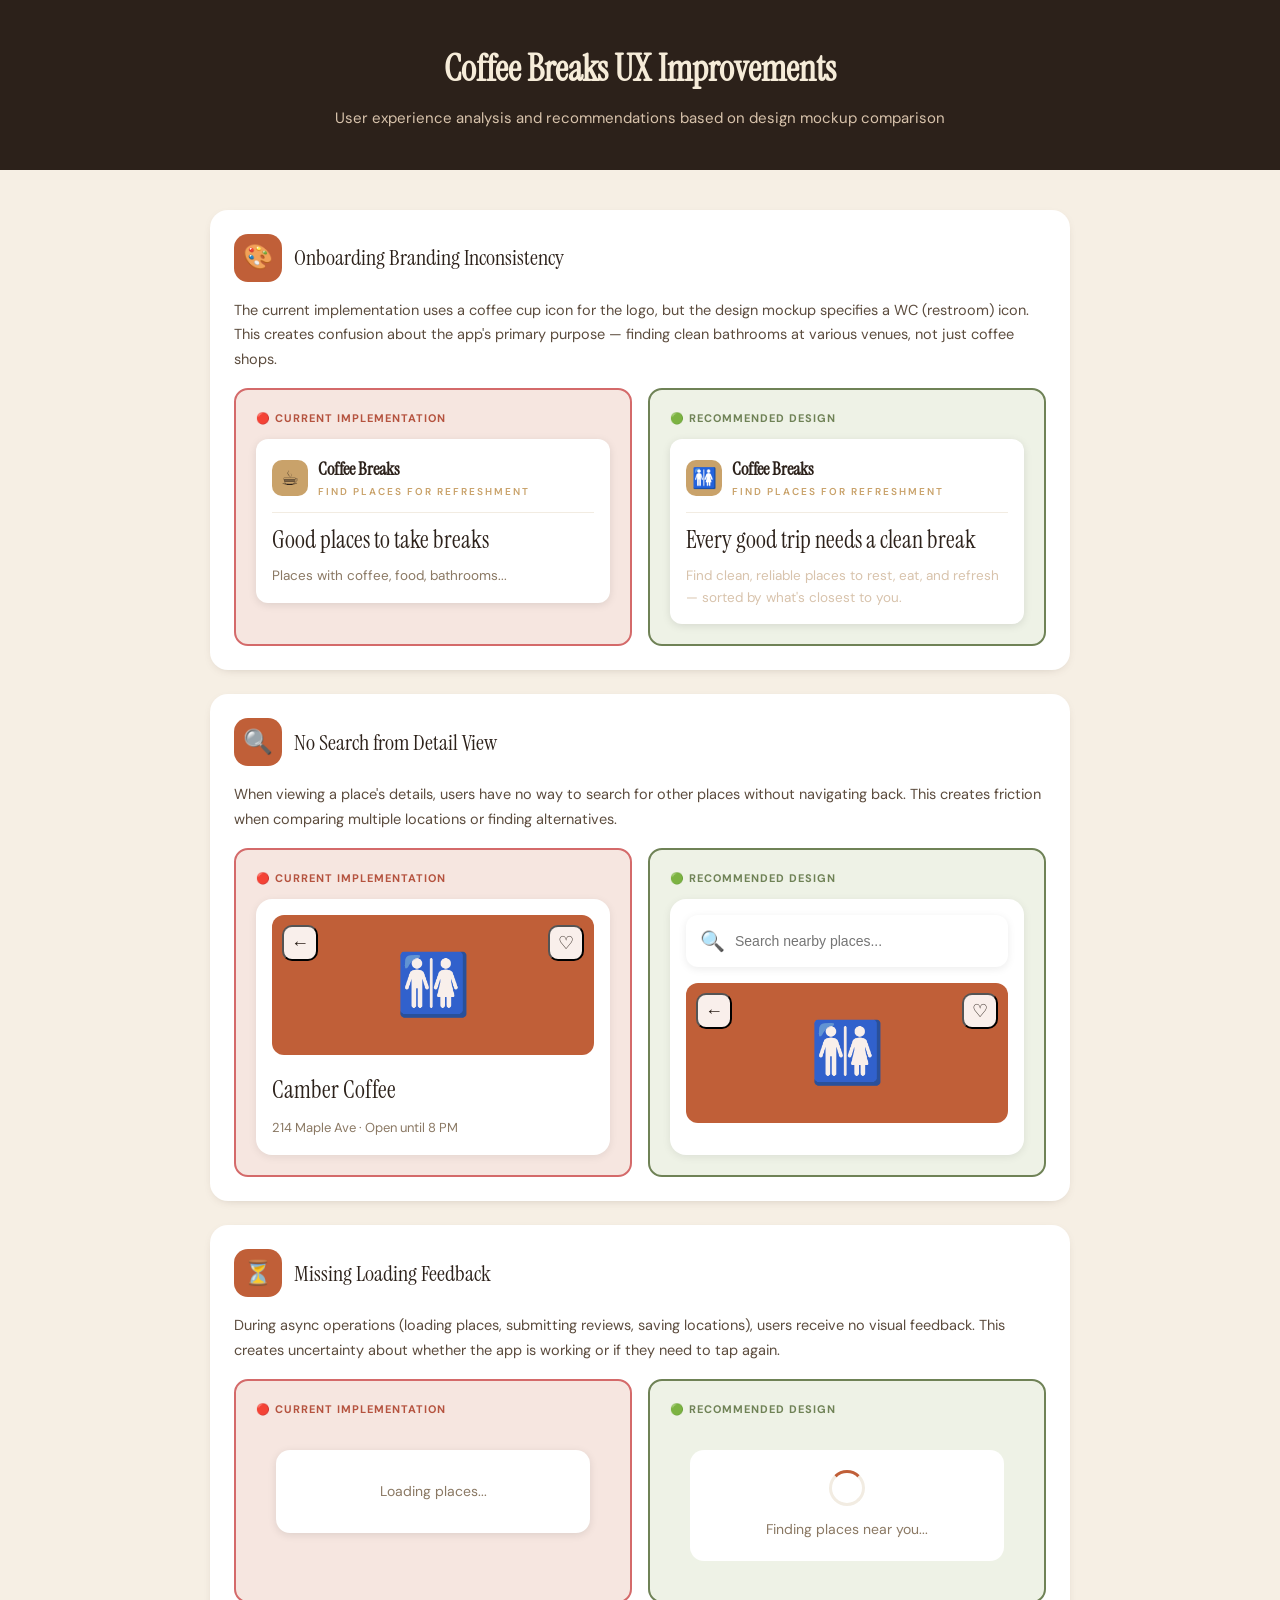
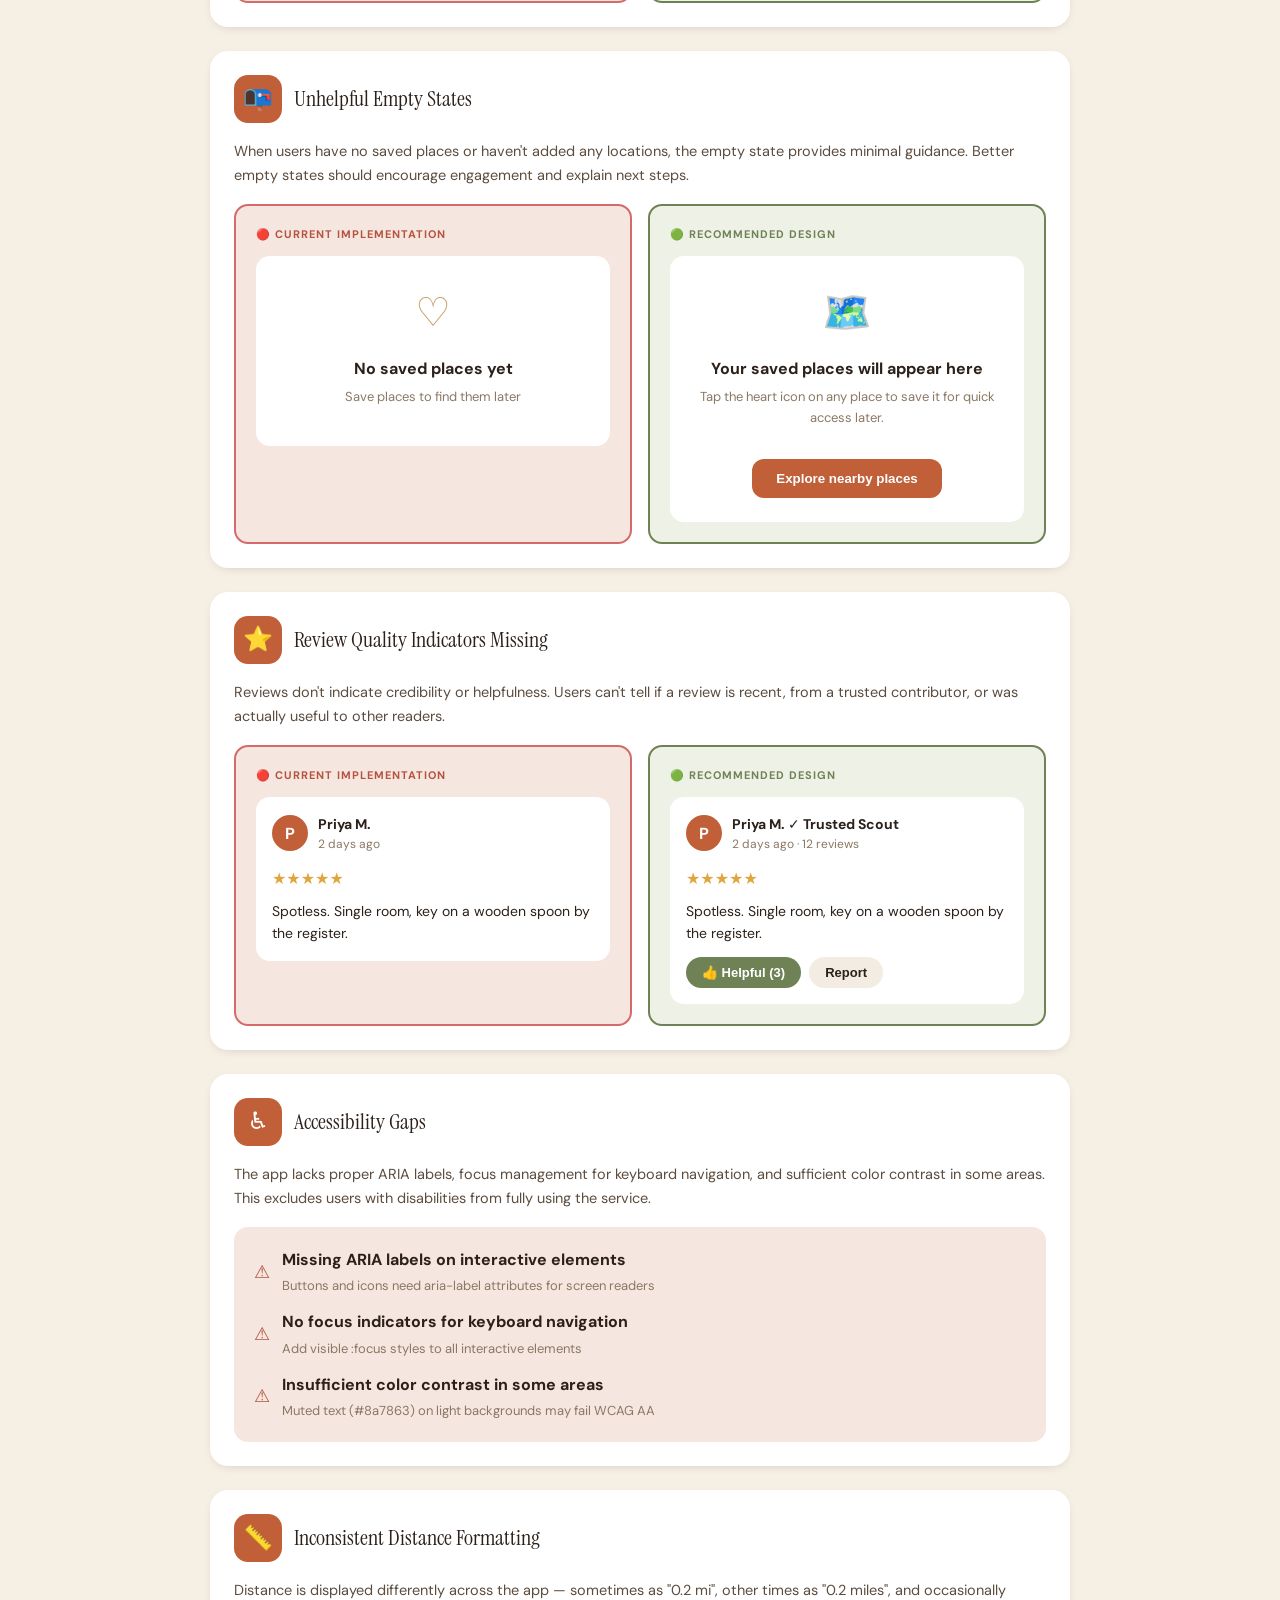
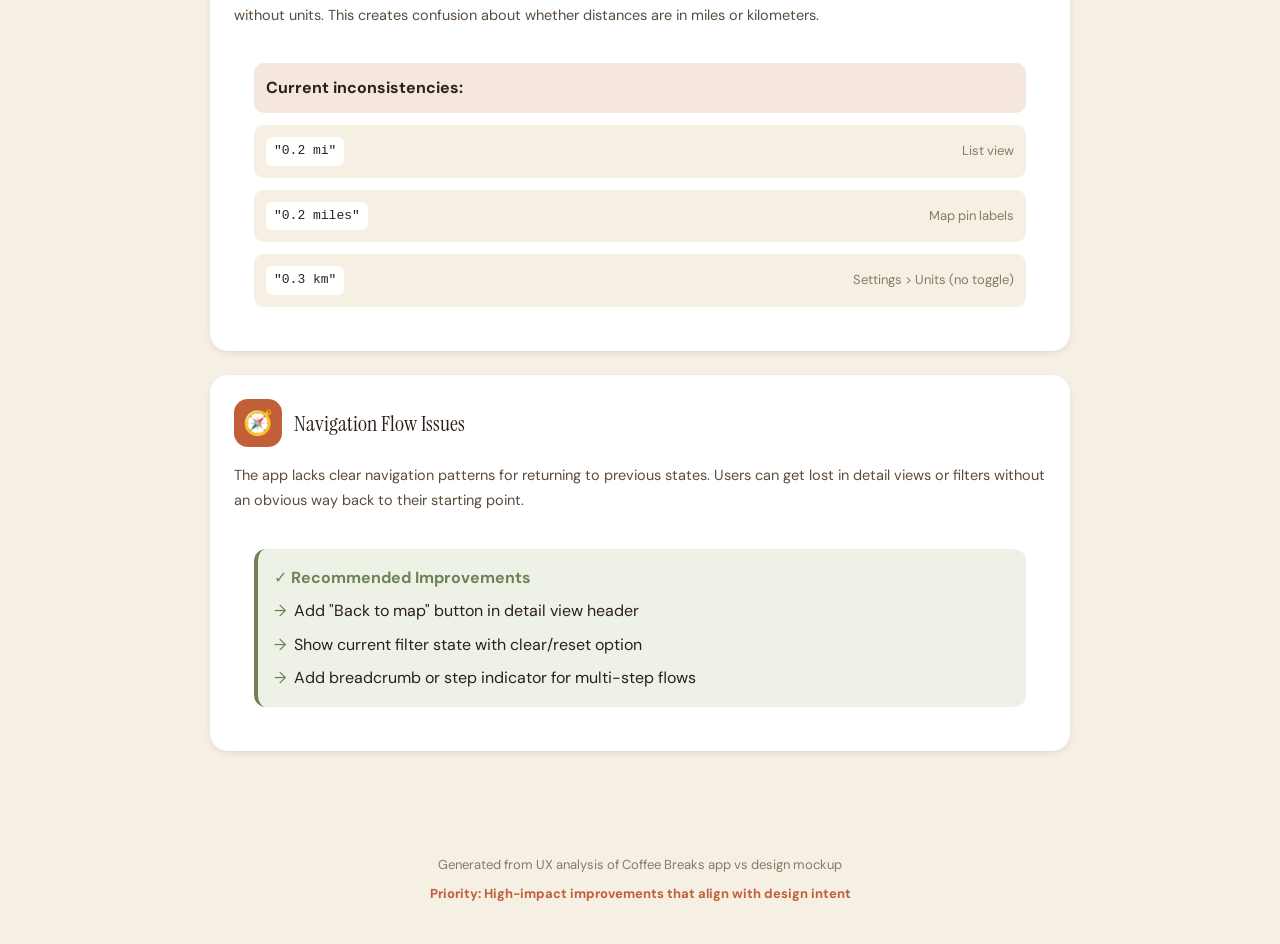
<file: frontend/public/ux-improvements.html>
<!DOCTYPE html>
<html lang="en">
<head>
  <meta charset="UTF-8">
  <meta name="viewport" content="width=device-width, initial-scale=1.0">
  <title>Coffee Breaks — UX Improvements</title>
  <link rel="stylesheet" href="https://fonts.googleapis.com/css2?family=DM+Sans:wght@400;500;700&family=Instrument+Serif:wght@400&display=swap">
  <style>
    :root {
      --bg: #f6efe4;
      --ink: #2c211a;
      --muted: #8a7863;
      --accent: #c05f38;
      --green: #6f8256;
      --gold: #c9a26a;
    }
    
    * { box-sizing: border-box; margin: 0; padding: 0; }
    
    body {
      font-family: 'DM Sans', system-ui, sans-serif;
      background: var(--bg);
      color: var(--ink);
      line-height: 1.6;
    }
    
    .header {
      background: var(--ink);
      color: #f6ecd9;
      padding: 40px 20px;
      text-align: center;
    }
    
    .header h1 {
      font-family: 'Instrument Serif', serif;
      font-size: 36px;
      margin-bottom: 8px;
    }
    
    .header p {
      color: #d8c3ac;
      font-size: 15px;
    }
    
    .container {
      max-width: 900px;
      margin: 0 auto;
      padding: 40px 20px;
    }
    
    .issue {
      background: #fff;
      border-radius: 18px;
      padding: 24px;
      margin-bottom: 24px;
      box-shadow: 0 3px 12px -7px rgba(74, 53, 39, .4);
    }
    
    .issue-header {
      display: flex;
      align-items: center;
      gap: 12px;
      margin-bottom: 16px;
    }
    
    .issue-icon {
      width: 48px;
      height: 48px;
      border-radius: 14px;
      background: var(--accent);
      color: #fff;
      display: flex;
      align-items: center;
      justify-content: center;
      font-size: 24px;
    }
    
    .issue-title {
      font-family: 'Instrument Serif', serif;
      font-size: 22px;
      color: var(--ink);
    }
    
    .issue-desc {
      font-size: 14.5px;
      color: #5c4c3e;
      margin-bottom: 16px;
      line-height: 1.7;
    }
    
    .comparison {
      display: grid;
      grid-template-columns: 1fr 1fr;
      gap: 16px;
      margin-top: 16px;
    }
    
    @media (max-width: 640px) {
      .comparison {
        grid-template-columns: 1fr;
      }
    }
    
    .compare-box {
      border-radius: 14px;
      padding: 20px;
      min-height: 180px;
    }
    
    .compare-current {
      background: #f6e6e0;
      border: 2px solid #d46a6a;
    }
    
    .compare-improved {
      background: #eef2e6;
      border: 2px solid var(--green);
    }
    
    .compare-label {
      font-size: 11px;
      font-weight: 700;
      text-transform: uppercase;
      letter-spacing: 1px;
      margin-bottom: 12px;
      display: flex;
      align-items: center;
      gap: 6px;
    }
    
    .compare-current .compare-label { color: #b5533f; }
    .compare-improved .compare-label { color: var(--green); }
    
    .mockup {
      background: #fff;
      border-radius: 12px;
      padding: 16px;
      box-shadow: 0 2px 8px rgba(0,0,0,.1);
    }
    
    .mockup-header {
      display: flex;
      align-items: center;
      gap: 10px;
      margin-bottom: 14px;
      padding-bottom: 12px;
      border-bottom: 1px solid #f2ece2;
    }
    
    .mockup-logo {
      width: 36px;
      height: 36px;
      border-radius: 10px;
      display: flex;
      align-items: center;
      justify-content: center;
      font-size: 20px;
    }
    
    .mockup-name {
      font-family: 'Instrument Serif', serif;
      font-size: 18px;
      font-weight: 700;
    }
    
    .mockup-tagline {
      font-size: 10px;
      color: var(--gold);
      letter-spacing: 2px;
      text-transform: uppercase;
      font-weight: 600;
    }
    
    .mockup-h1 {
      font-family: 'Instrument Serif', serif;
      font-size: 24px;
      line-height: 1.1;
      margin-bottom: 12px;
    }
    
    .mockup-p {
      font-size: 13.5px;
      color: var(--muted);
      line-height: 1.6;
    }
    
    .feature-row {
      display: flex;
      gap: 8px;
      margin-top: 20px;
    }
    
    .feature-box {
      flex: 1;
      background: #4a3020;
      border-radius: 12px;
      padding: 12px;
      text-align: center;
    }
    
    .feature-icon {
      font-size: 18px;
      color: var(--gold);
      margin-bottom: 6px;
    }
    
    .feature-text {
      font-size: 11.5px;
      color: #e8d8c2;
      font-weight: 600;
    }
    
    .cta-btn {
      width: 100%;
      border: none;
      border-radius: 14px;
      padding: 13px;
      background: var(--gold-light);
      color: var(--ink);
      font-size: 15px;
      font-weight: 700;
      margin-top: 20px;
      display: flex;
      align-items: center;
      justify-content: center;
      gap: 8px;
    }
    
    .search-bar {
      background: #fff;
      border-radius: 12px;
      padding: 10px 14px;
      display: flex;
      align-items: center;
      gap: 10px;
      margin-bottom: 16px;
      box-shadow: 0 2px 8px rgba(0,0,0,.08);
    }
    
    .search-bar .mi { font-size: 20px; color: #b09a82; }
    .search-placeholder { flex: 1; font-size: 14px; color: var(--muted); }
    
    .detail-card {
      background: #fff;
      border-radius: 16px;
      padding: 16px;
      box-shadow: 0 2px 8px rgba(0,0,0,.08);
    }
    
    .detail-hero {
      height: 140px;
      background: var(--accent);
      border-radius: 12px;
      display: flex;
      align-items: center;
      justify-content: center;
      margin-bottom: 16px;
      position: relative;
    }
    
    .detail-hero .mi { font-size: 60px; color: rgba(255,255,255,.9); }
    
    .detail-btns {
      position: absolute;
      top: 10px;
      left: 10px;
      right: 10px;
      display: flex;
      justify-content: space-between;
    }
    
    .detail-btn {
      width: 36px;
      height: 36px;
      border-radius: 10px;
      background: rgba(255,255,255,.9);
      display: flex;
      align-items: center;
      justify-content: center;
    }
    
    .detail-btn .mi { font-size: 18px; color: var(--ink); }
    
    .loading-state {
      background: #fff;
      border-radius: 14px;
      padding: 20px;
      text-align: center;
    }
    
    .spinner {
      width: 36px;
      height: 36px;
      border: 3px solid #f2ece2;
      border-top-color: var(--accent);
      border-radius: 50%;
      margin: 0 auto 12px;
      animation: spin 1s linear infinite;
    }
    
    @keyframes spin { to { transform: rotate(360deg); } }
    
    .loading-text { font-size: 14px; color: var(--muted); }
    
    .empty-state {
      background: #fff;
      border-radius: 14px;
      padding: 24px;
      text-align: center;
    }
    
    .empty-icon { font-size: 40px; color: var(--gold); margin-bottom: 12px; }
    .empty-title { font-size: 16px; font-weight: 700; margin-bottom: 6px; }
    .empty-sub { font-size: 13px; color: var(--muted); margin-bottom: 14px; }
    
    .helpful-btn {
      border: none;
      background: #f2ece2;
      padding: 8px 16px;
      border-radius: 999px;
      font-size: 13px;
      font-weight: 600;
      color: var(--ink);
    }
    
    .helpful-btn.active { background: var(--green); color: #fff; }
    
    .footer {
      text-align: center;
      padding: 40px 20px;
      color: var(--muted);
      font-size: 13px;
    }
  </style>
</head>
<body>
  <div class="header">
    <h1>Coffee Breaks UX Improvements</h1>
    <p>User experience analysis and recommendations based on design mockup comparison</p>
  </div>
  
  <div class="container">
    <!-- Issue 1: Onboarding Mismatch -->
    <div class="issue">
      <div class="issue-header">
        <div class="issue-icon">🎨</div>
        <div class="issue-title">Onboarding Branding Inconsistency</div>
      </div>
      <div class="issue-desc">
        The current implementation uses a coffee cup icon for the logo, but the design mockup specifies a WC (restroom) icon. This creates confusion about the app's primary purpose — finding clean bathrooms at various venues, not just coffee shops.
      </div>
      <div class="comparison">
        <div class="compare-box compare-current">
          <div class="compare-label">🔴 Current Implementation</div>
          <div class="mockup">
            <div class="mockup-header">
              <div class="mockup-logo" style="background: var(--gold); color: var(--ink);">☕</div>
              <div>
                <div class="mockup-name">Coffee Breaks</div>
                <div class="mockup-tagline">find places for refreshment</div>
              </div>
            </div>
            <div class="mockup-h1" style="color: var(--ink);">Good places to take breaks</div>
            <div class="mockup-p">Places with coffee, food, bathrooms...</div>
          </div>
        </div>
        <div class="compare-box compare-improved">
          <div class="compare-label">🟢 Recommended Design</div>
          <div class="mockup">
            <div class="mockup-header">
              <div class="mockup-logo" style="background: var(--gold); color: var(--ink);">🚻</div>
              <div>
                <div class="mockup-name">Coffee Breaks</div>
                <div class="mockup-tagline">find places for refreshment</div>
              </div>
            </div>
            <div class="mockup-h1" style="color: var(--cream);">Every good trip needs a clean break</div>
            <div class="mockup-p" style="color: #d8c3ac;">Find clean, reliable places to rest, eat, and refresh — sorted by what's closest to you.</div>
          </div>
        </div>
      </div>
    </div>
    
    <!-- Issue 2: Missing Search in Detail View -->
    <div class="issue">
      <div class="issue-header">
        <div class="issue-icon">🔍</div>
        <div class="issue-title">No Search from Detail View</div>
      </div>
      <div class="issue-desc">
        When viewing a place's details, users have no way to search for other places without navigating back. This creates friction when comparing multiple locations or finding alternatives.
      </div>
      <div class="comparison">
        <div class="compare-box compare-current">
          <div class="compare-label">🔴 Current Implementation</div>
          <div class="detail-card">
            <div class="detail-hero" style="background: var(--accent);">
              <span class="mi">🚻</span>
              <div class="detail-btns">
                <button class="detail-btn"><span class="mi">←</span></button>
                <button class="detail-btn"><span class="mi">♡</span></button>
              </div>
            </div>
            <div style="font-family: 'Instrument Serif', serif; font-size: 24px; margin-bottom: 8px;">Camber Coffee</div>
            <div style="color: var(--muted); font-size: 13px;">214 Maple Ave · Open until 8 PM</div>
          </div>
        </div>
        <div class="compare-box compare-improved">
          <div class="compare-label">🟢 Recommended Design</div>
          <div class="detail-card">
            <div class="search-bar">
              <span class="mi">🔍</span>
              <input type="text" placeholder="Search nearby places..." style="flex: 1; border: none; outline: none; font-size: 14px;">
            </div>
            <div class="detail-hero" style="background: var(--accent);">
              <span class="mi">🚻</span>
              <div class="detail-btns">
                <button class="detail-btn"><span class="mi">←</span></button>
                <button class="detail-btn"><span class="mi">♡</span></button>
              </div>
            </div>
          </div>
        </div>
      </div>
    </div>
    
    <!-- Issue 3: No Loading States -->
    <div class="issue">
      <div class="issue-header">
        <div class="issue-icon">⏳</div>
        <div class="issue-title">Missing Loading Feedback</div>
      </div>
      <div class="issue-desc">
        During async operations (loading places, submitting reviews, saving locations), users receive no visual feedback. This creates uncertainty about whether the app is working or if they need to tap again.
      </div>
      <div class="comparison">
        <div class="compare-box compare-current">
          <div class="compare-label">🔴 Current Implementation</div>
          <div style="padding: 20px; text-align: center;">
            <div style="background: #fff; border-radius: 14px; padding: 30px; box-shadow: 0 2px 8px rgba(0,0,0,.1);">
              <div style="color: var(--muted); font-size: 14px;">Loading places...</div>
            </div>
          </div>
        </div>
        <div class="compare-box compare-improved">
          <div class="compare-label">🟢 Recommended Design</div>
          <div style="padding: 20px; text-align: center;">
            <div class="loading-state">
              <div class="spinner"></div>
              <div class="loading-text">Finding places near you...</div>
            </div>
          </div>
        </div>
      </div>
    </div>
    
    <!-- Issue 4: Empty States -->
    <div class="issue">
      <div class="issue-header">
        <div class="issue-icon">📭</div>
        <div class="issue-title">Unhelpful Empty States</div>
      </div>
      <div class="issue-desc">
        When users have no saved places or haven't added any locations, the empty state provides minimal guidance. Better empty states should encourage engagement and explain next steps.
      </div>
      <div class="comparison">
        <div class="compare-box compare-current">
          <div class="compare-label">🔴 Current Implementation</div>
          <div class="empty-state">
            <div class="empty-icon">♡</div>
            <div class="empty-title">No saved places yet</div>
            <div class="empty-sub">Save places to find them later</div>
          </div>
        </div>
        <div class="compare-box compare-improved">
          <div class="compare-label">🟢 Recommended Design</div>
          <div class="empty-state">
            <div class="empty-icon">🗺️</div>
            <div class="empty-title">Your saved places will appear here</div>
            <div class="empty-sub">Tap the heart icon on any place to save it for quick access later.</div>
            <button style="margin-top: 16px; border: none; background: var(--accent); color: #fff; padding: 12px 24px; border-radius: 12px; font-weight: 700;">Explore nearby places</button>
          </div>
        </div>
      </div>
    </div>
    
    <!-- Issue 5: Review Credibility -->
    <div class="issue">
      <div class="issue-header">
        <div class="issue-icon">⭐</div>
        <div class="issue-title">Review Quality Indicators Missing</div>
      </div>
      <div class="issue-desc">
        Reviews don't indicate credibility or helpfulness. Users can't tell if a review is recent, from a trusted contributor, or was actually useful to other readers.
      </div>
      <div class="comparison">
        <div class="compare-box compare-current">
          <div class="compare-label">🔴 Current Implementation</div>
          <div style="background: #fff; border-radius: 14px; padding: 16px;">
            <div style="display: flex; align-items: center; gap: 10px; margin-bottom: 12px;">
              <div style="width: 36px; height: 36px; border-radius: 50%; background: var(--accent); color: #fff; display: flex; align-items: center; justify-content: center; font-weight: 700;">P</div>
              <div>
                <div style="font-size: 14px; font-weight: 700;">Priya M.</div>
                <div style="font-size: 12px; color: var(--muted);">2 days ago</div>
              </div>
            </div>
            <div style="color: #e0a53c; margin-bottom: 8px;">★★★★★</div>
            <div style="font-size: 14px; line-height: 1.6;">Spotless. Single room, key on a wooden spoon by the register.</div>
          </div>
        </div>
        <div class="compare-box compare-improved">
          <div class="compare-label">🟢 Recommended Design</div>
          <div style="background: #fff; border-radius: 14px; padding: 16px;">
            <div style="display: flex; align-items: center; gap: 10px; margin-bottom: 12px;">
              <div style="width: 36px; height: 36px; border-radius: 50%; background: var(--accent); color: #fff; display: flex; align-items: center; justify-content: center; font-weight: 700;">P</div>
              <div style="flex: 1;">
                <div style="font-size: 14px; font-weight: 700;">Priya M. ✓ Trusted Scout</div>
                <div style="font-size: 12px; color: var(--muted);">2 days ago · 12 reviews</div>
              </div>
            </div>
            <div style="color: #e0a53c; margin-bottom: 8px;">★★★★★</div>
            <div style="font-size: 14px; line-height: 1.6; margin-bottom: 12px;">Spotless. Single room, key on a wooden spoon by the register.</div>
            <div style="display: flex; gap: 8px;">
              <button class="helpful-btn active">👍 Helpful (3)</button>
              <button class="helpful-btn">Report</button>
            </div>
          </div>
        </div>
      </div>
    </div>
    
    <!-- Issue 6: Accessibility -->
    <div class="issue">
      <div class="issue-header">
        <div class="issue-icon">♿</div>
        <div class="issue-title">Accessibility Gaps</div>
      </div>
      <div class="issue-desc">
        The app lacks proper ARIA labels, focus management for keyboard navigation, and sufficient color contrast in some areas. This excludes users with disabilities from fully using the service.
      </div>
      <div style="background: #f6e6e0; border-radius: 14px; padding: 20px; margin-top: 16px;">
        <div style="display: grid; gap: 12px;">
          <div style="display: flex; align-items: center; gap: 12px;">
            <span style="color: #b5533f; font-size: 18px;">⚠️</span>
            <div>
              <div style="font-weight: 700; margin-bottom: 4px;">Missing ARIA labels on interactive elements</div>
              <div style="font-size: 13px; color: var(--muted);">Buttons and icons need aria-label attributes for screen readers</div>
            </div>
          </div>
          <div style="display: flex; align-items: center; gap: 12px;">
            <span style="color: #b5533f; font-size: 18px;">⚠️</span>
            <div>
              <div style="font-weight: 700; margin-bottom: 4px;">No focus indicators for keyboard navigation</div>
              <div style="font-size: 13px; color: var(--muted);">Add visible :focus styles to all interactive elements</div>
            </div>
          </div>
          <div style="display: flex; align-items: center; gap: 12px;">
            <span style="color: #b5533f; font-size: 18px;">⚠️</span>
            <div>
              <div style="font-weight: 700; margin-bottom: 4px;">Insufficient color contrast in some areas</div>
              <div style="font-size: 13px; color: var(--muted);">Muted text (#8a7863) on light backgrounds may fail WCAG AA</div>
            </div>
          </div>
        </div>
      </div>
    </div>
    
    <!-- Issue 7: Distance Display -->
    <div class="issue">
      <div class="issue-header">
        <div class="issue-icon">📏</div>
        <div class="issue-title">Inconsistent Distance Formatting</div>
      </div>
      <div class="issue-desc">
        Distance is displayed differently across the app — sometimes as "0.2 mi", other times as "0.2 miles", and occasionally without units. This creates confusion about whether distances are in miles or kilometers.
      </div>
      <div style="background: #fff; border-radius: 14px; padding: 20px; margin-top: 16px;">
        <div style="display: grid; gap: 12px;">
          <div style="display: flex; align-items: center; justify-content: space-between; padding: 12px; background: #f6e6e0; border-radius: 10px;">
            <span style="font-weight: 700;">Current inconsistencies:</span>
          </div>
          <div style="display: flex; align-items: center; justify-content: space-between; padding: 12px; background: #f6efe4; border-radius: 10px;">
            <code style="background: #fff; padding: 4px 8px; border-radius: 6px;">"0.2 mi"</code>
            <span style="color: var(--muted); font-size: 13px;">List view</span>
          </div>
          <div style="display: flex; align-items: center; justify-content: space-between; padding: 12px; background: #f6efe4; border-radius: 10px;">
            <code style="background: #fff; padding: 4px 8px; border-radius: 6px;">"0.2 miles"</code>
            <span style="color: var(--muted); font-size: 13px;">Map pin labels</span>
          </div>
          <div style="display: flex; align-items: center; justify-content: space-between; padding: 12px; background: #f6efe4; border-radius: 10px;">
            <code style="background: #fff; padding: 4px 8px; border-radius: 6px;">"0.3 km"</code>
            <span style="color: var(--muted); font-size: 13px;">Settings > Units (no toggle)</span>
          </div>
        </div>
      </div>
    </div>
    
    <!-- Issue 8: Navigation -->
    <div class="issue">
      <div class="issue-header">
        <div class="issue-icon">🧭</div>
        <div class="issue-title">Navigation Flow Issues</div>
      </div>
      <div class="issue-desc">
        The app lacks clear navigation patterns for returning to previous states. Users can get lost in detail views or filters without an obvious way back to their starting point.
      </div>
      <div style="background: #fff; border-radius: 14px; padding: 20px; margin-top: 16px;">
        <div style="display: grid; gap: 16px;">
          <div style="padding: 16px; background: #eef2e6; border-radius: 12px; border-left: 4px solid var(--green);">
            <div style="font-weight: 700; margin-bottom: 8px; color: var(--green);">✓ Recommended Improvements</div>
            <ul style="list-style: none; display: grid; gap: 8px;">
              <li style="display: flex; align-items: center; gap: 8px;">
                <span style="color: var(--green);">→</span>
                <span>Add "Back to map" button in detail view header</span>
              </li>
              <li style="display: flex; align-items: center; gap: 8px;">
                <span style="color: var(--green);">→</span>
                <span>Show current filter state with clear/reset option</span>
              </li>
              <li style="display: flex; align-items: center; gap: 8px;">
                <span style="color: var(--green);">→</span>
                <span>Add breadcrumb or step indicator for multi-step flows</span>
              </li>
            </ul>
          </div>
        </div>
      </div>
    </div>
  </div>
  
  <div class="footer">
    <p>Generated from UX analysis of Coffee Breaks app vs design mockup</p>
    <p style="margin-top: 8px; color: var(--accent); font-weight: 700;">Priority: High-impact improvements that align with design intent</p>
  </div>
</body>
</html>
</file>
